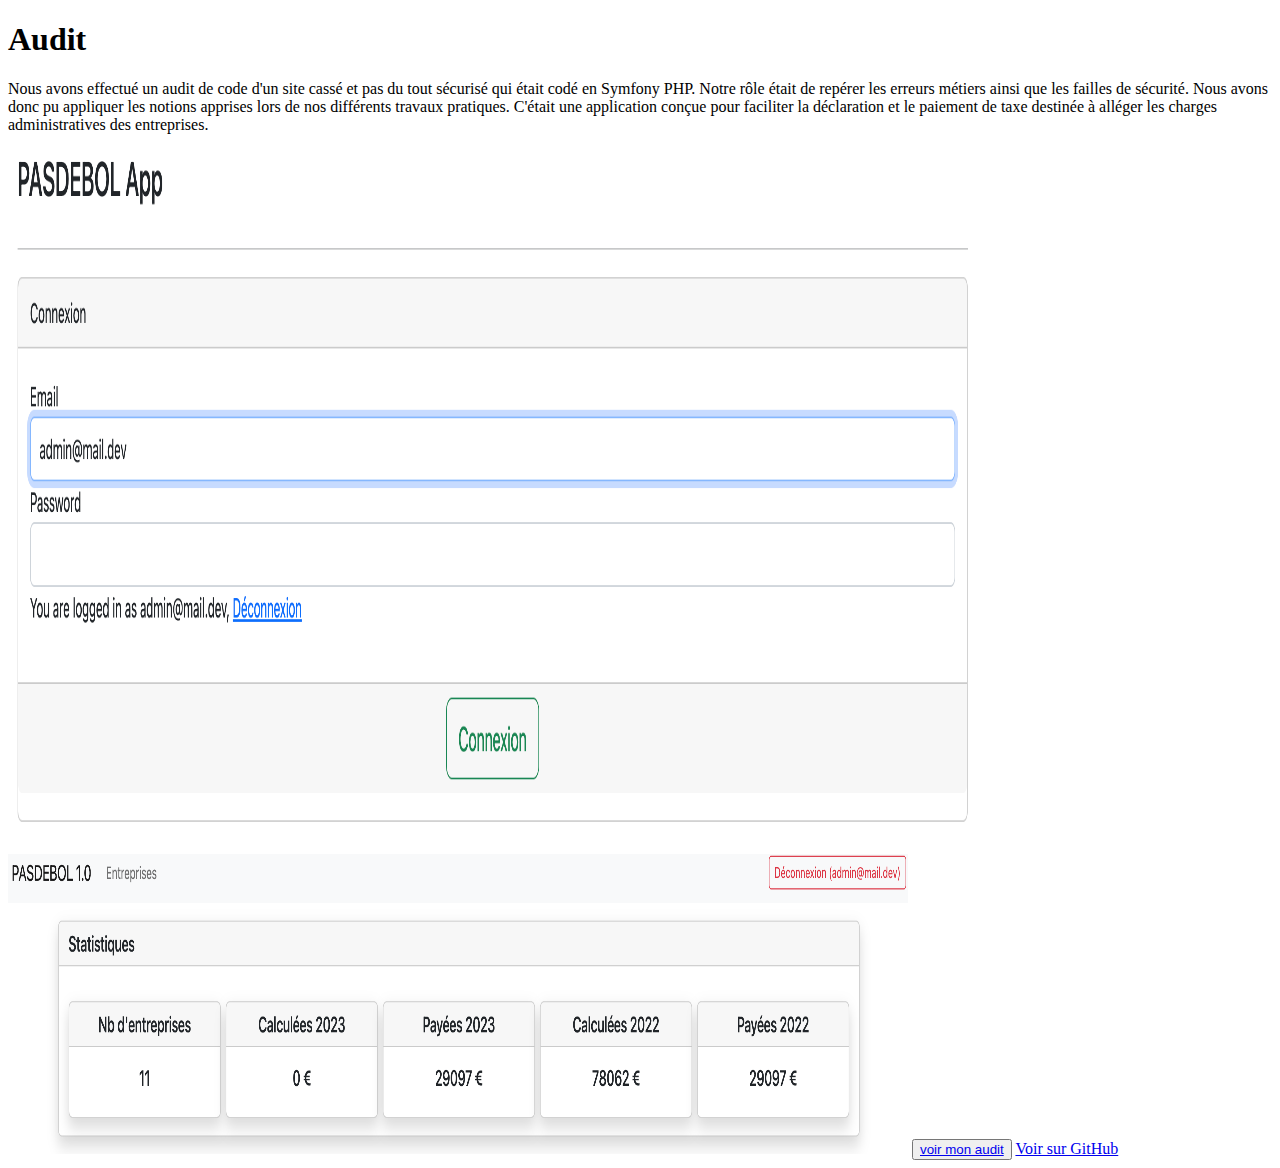
<file: html/Audit.html>
<!DOCTYPE html>
<html lang="en">
<head>
    <meta charset="UTF-8">
    <title>Title</title>
    <link href="https://cdn.jsdelivr.net/npm/bootstrap@5.3.2/dist/css/bootstrap.min.css" rel="stylesheet" integrity="sha384-T3c6CoIi6uLrA9TneNEoa7RxnatzjcDSCmG1MXxSR1GAsXEV/Dwwykc2MPK8M2HN" crossorigin="anonymous">
    <script src="https://cdn.jsdelivr.net/npm/bootstrap@5.3.2/dist/js/bootstrap.bundle.min.js" integrity="sha384-C6RzsynM9kWDrMNeT87bh95OGNyZPhcTNXj1NW7RuBCsyN/o0jlpcV8Qyq46cDfL" crossorigin="anonymous"></script>
    <link rel="stylesheet" type="text/css" href="../screen.css">

</head>
<body class="container">
<h1 class="text-center">Audit  </h1>
<p class="text-center">Nous avons effectué un audit de code d'un site cassé et pas du tout sécurisé qui était codé en Symfony PHP. Notre rôle était de repérer les erreurs métiers ainsi que les failles de sécurité.

    Nous avons donc pu appliquer les notions apprises lors de nos différents travaux pratiques.

    C'était une application conçue pour faciliter la déclaration et le paiement de taxe destinée à alléger les charges administratives des entreprises.</p>
<img src="../screen/auditA.png" class="auditA img-fluid">
<img src="../screen/auditB.png" class="auditB img-fluid" >
<button > <a href="../Fichier/AUDIT%20EDEN%20BOHBOT%20pdf.pdf">voir mon audit </a></button>
<a href="https://github.com/edenboh/cyber-audit-code-symfony">Voir sur GitHub</a>
</body>
</html>
</file>
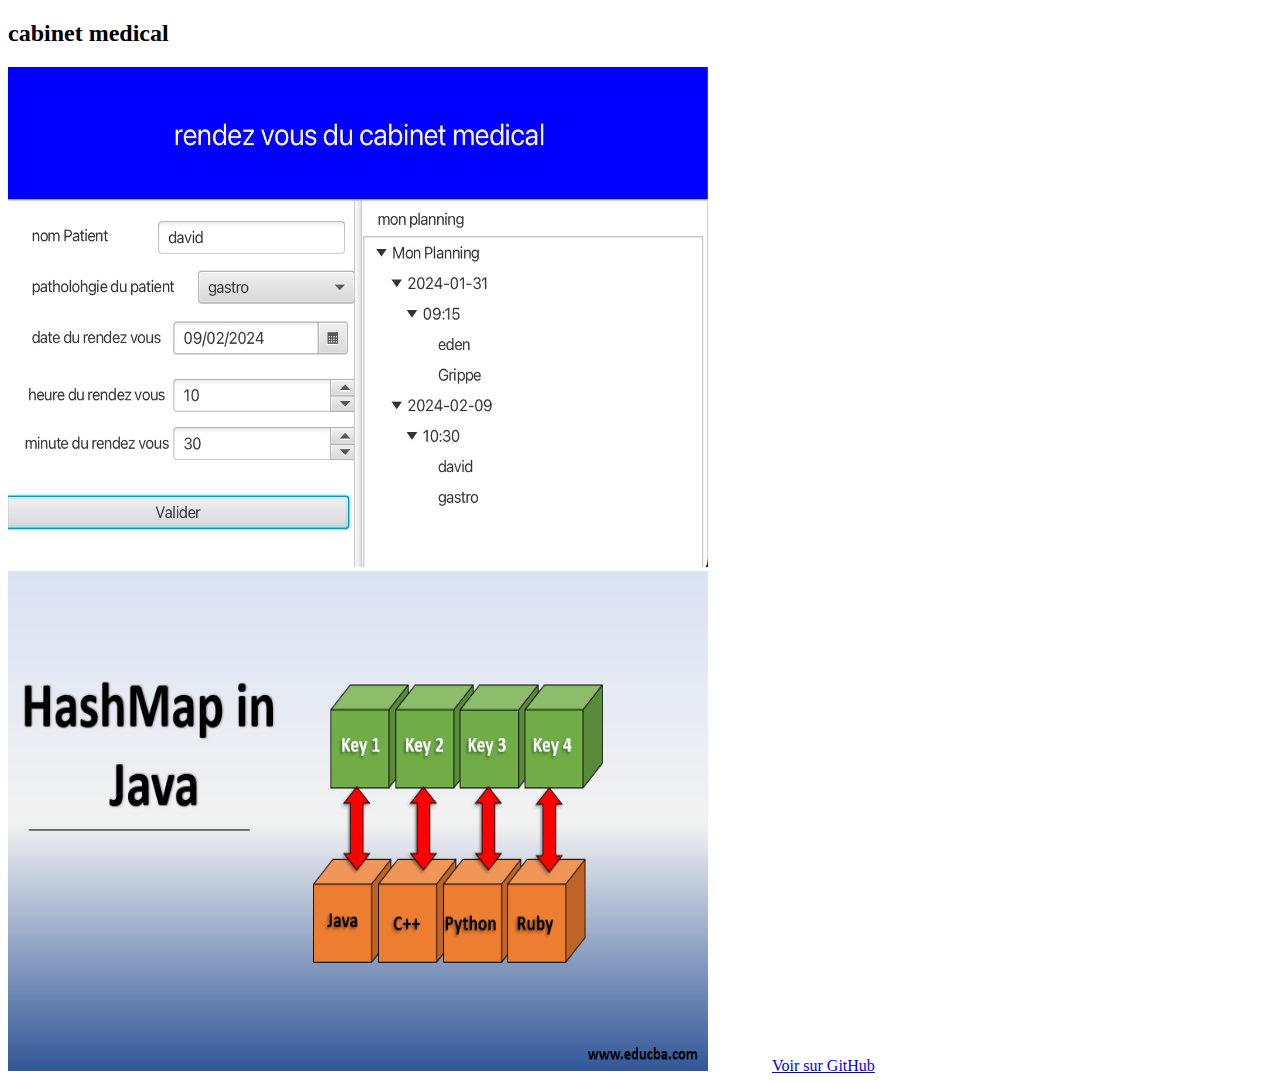
<file: html/cabinetMedical.html>
<!DOCTYPE html>
<html lang="en">
<head>
    <meta charset="UTF-8">
    <title>Title</title>
    <link href="https://cdn.jsdelivr.net/npm/bootstrap@5.3.2/dist/css/bootstrap.min.css" rel="stylesheet" integrity="sha384-T3c6CoIi6uLrA9TneNEoa7RxnatzjcDSCmG1MXxSR1GAsXEV/Dwwykc2MPK8M2HN" crossorigin="anonymous">
    <script src="https://cdn.jsdelivr.net/npm/bootstrap@5.3.2/dist/js/bootstrap.bundle.min.js" integrity="sha384-C6RzsynM9kWDrMNeT87bh95OGNyZPhcTNXj1NW7RuBCsyN/o0jlpcV8Qyq46cDfL" crossorigin="anonymous"></script>
    <link rel="stylesheet" type="text/css" href="../screen.css">

</head>
<body>
<h2>cabinet medical</h2>
<img src="../screen/cabinetMedical.jpeg" class="img-fluid cabinet">
<img src="../Fichier/hashmap-in-java-1.png" class="img-fluid cabinet">
<a style="margin-left: 60px" href="https://github.com/edenboh/tpCabinetMedical">Voir sur GitHub</a>

</body>
</html>
</file>
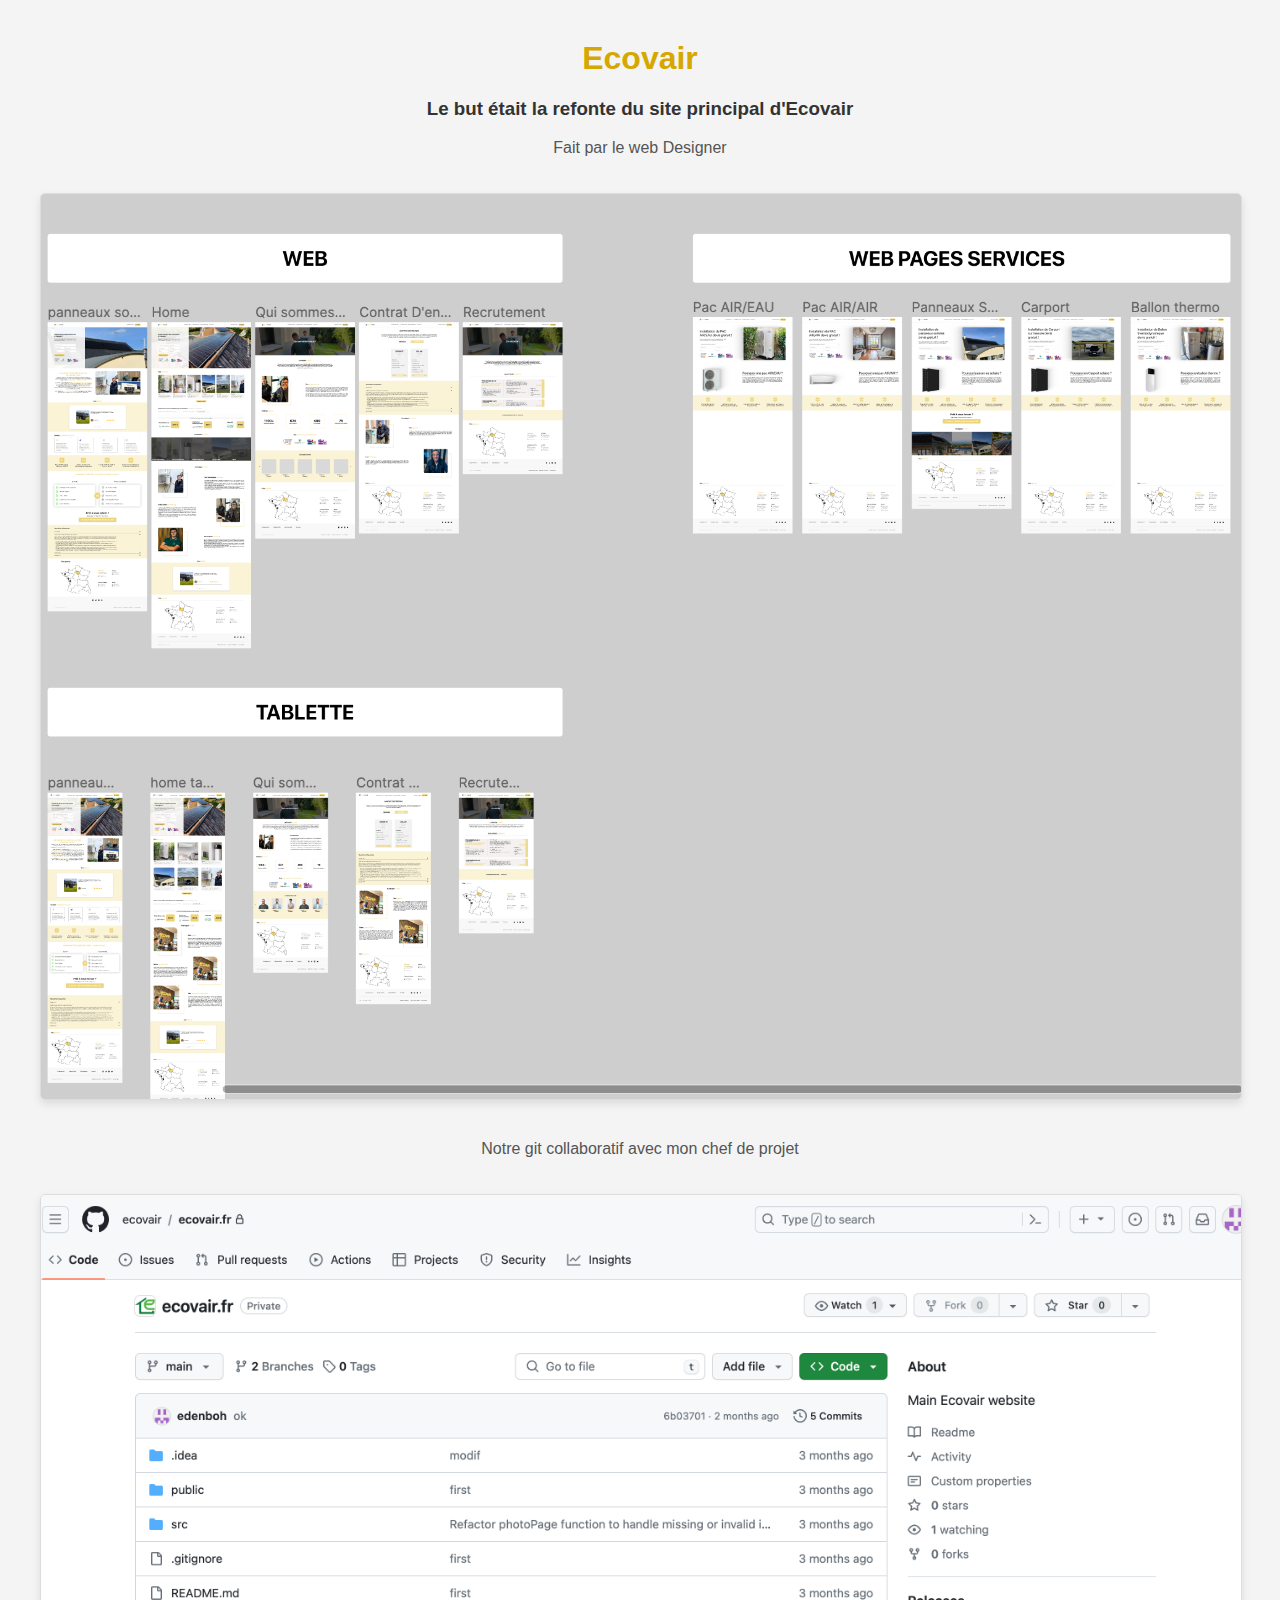
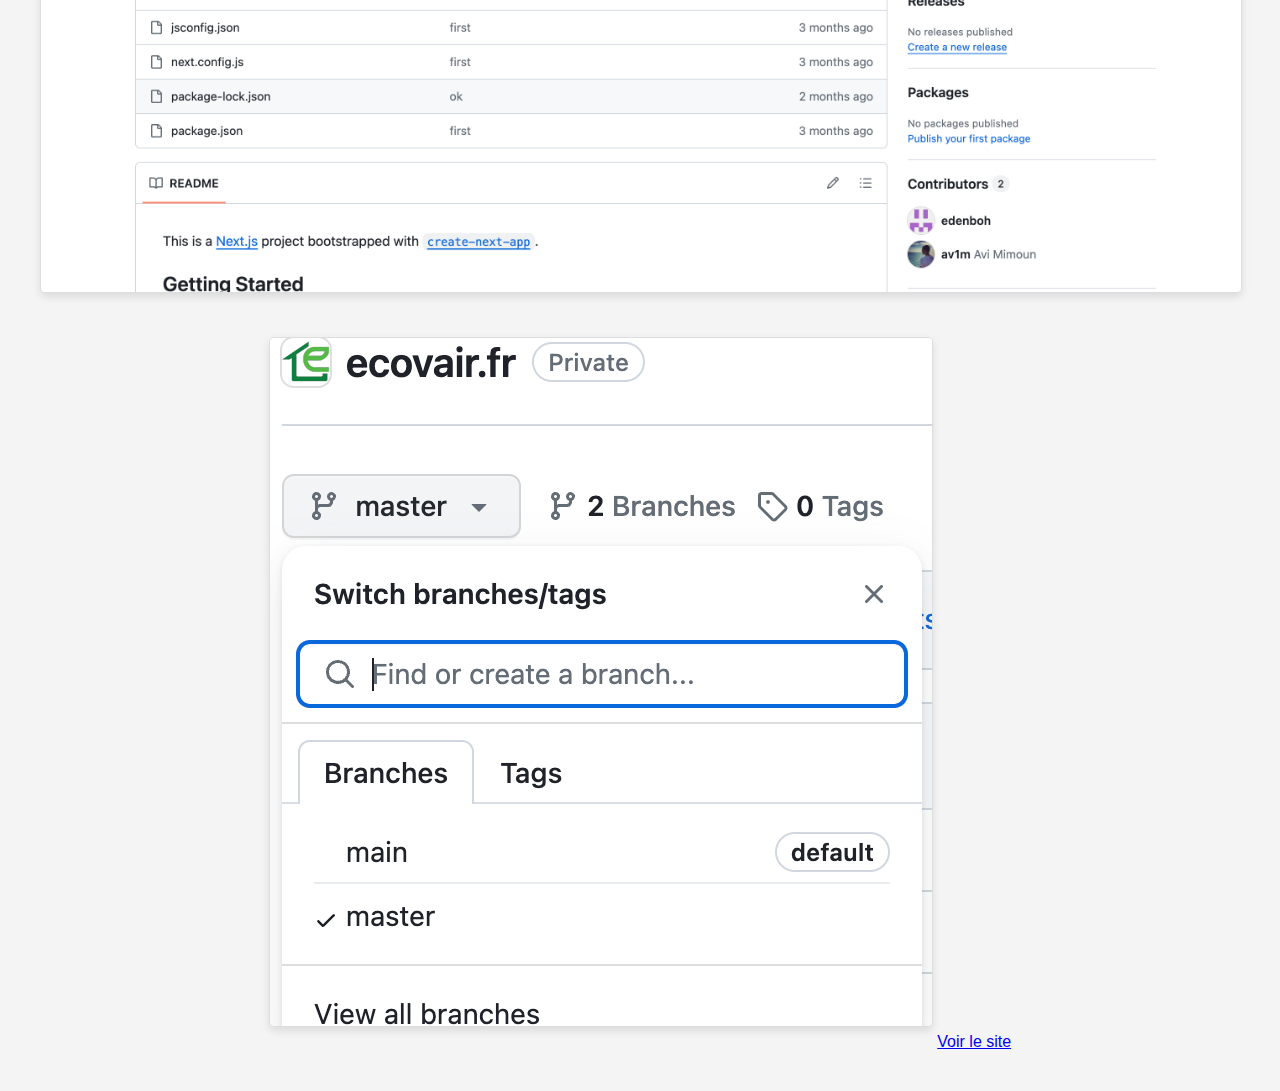
<file: html/ecovair.html>
<!DOCTYPE html>
<html lang="en">

<head>
    <meta charset="UTF-8">
    <title>Ecovair - Refonte du Site</title>
    <style>
        body {
            font-family: Arial, sans-serif;
            background-color: #f4f4f4;
            text-align: center;
            margin: 40px;
        }

        h1 {
            color:#D6A700;
        }

        h3 {
            color: #333;
        }

        p {
            color: #555;
        }

        img {
            max-width: 100%;
            height: auto;
            margin: 20px 0;
            border: 1px solid #ddd;
            border-radius: 5px;
            box-shadow: 0 4px 8px rgba(0, 0, 0, 0.1);
        }
        .centered-video{

        }
    </style>
</head>

<body>
<h1>Ecovair</h1>
<h3>Le but était la refonte du site principal d'Ecovair</h3>
<p>Fait par le web Designer</p>
<img src="../ecovair/figma.png" alt="Figma Design">

<p>Notre git collaboratif avec mon chef de projet</p>
<img src="../ecovair/git.png" alt="Git Collaboratif">
<img src="../ecovair/branche.png" alt="Git Branches">
<a href="https://ecovair-cf8yn0l0v-edens-projects-8b159eeb.vercel.app/">Voir le site</a>
<!--
<video class="centered-video" controls>
    <source src="https://edenboh.github.io/portefolio/virtual-folio/siteEcovair.mov" type="video/mp4">
     Message à afficher si le navigateur ne peut pas afficher la vidéo
    Votre navigateur ne supporte pas la lecture de vidéos.
</video>-->
</body>

</html>
</file>
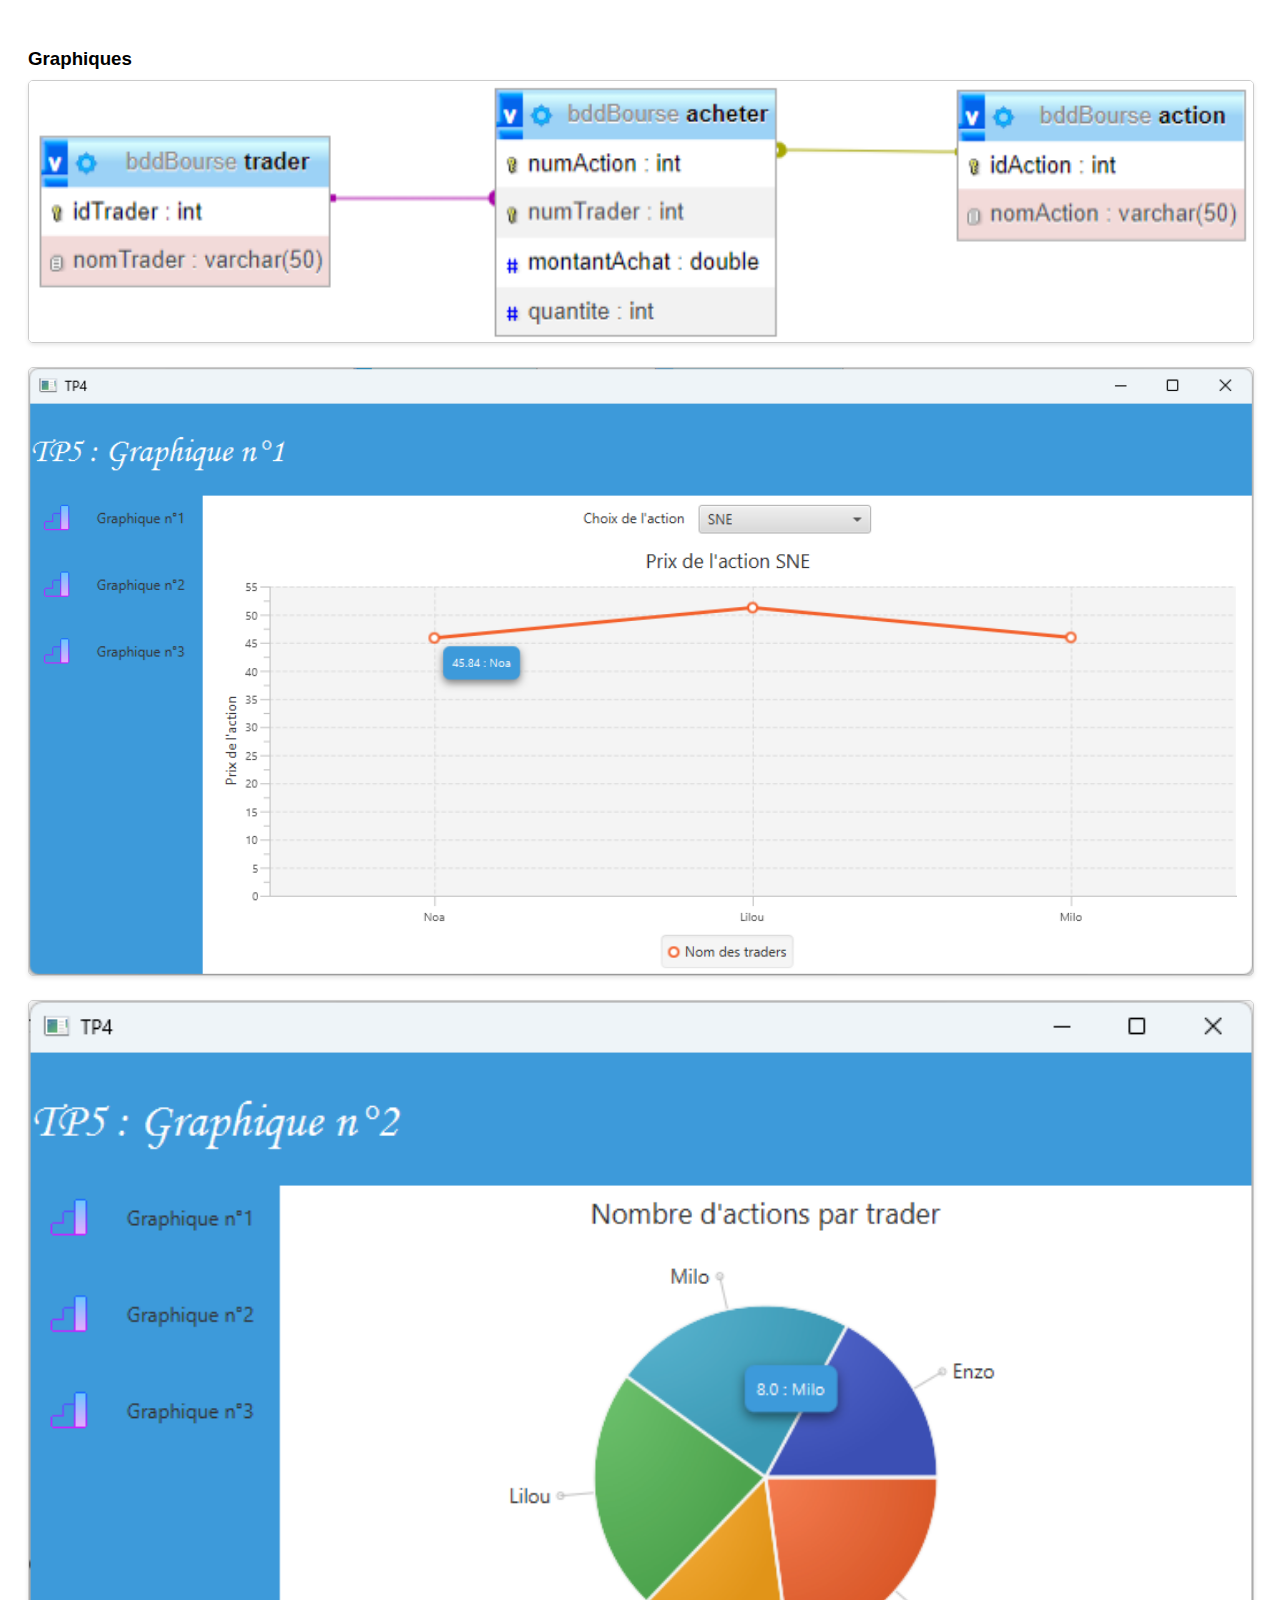
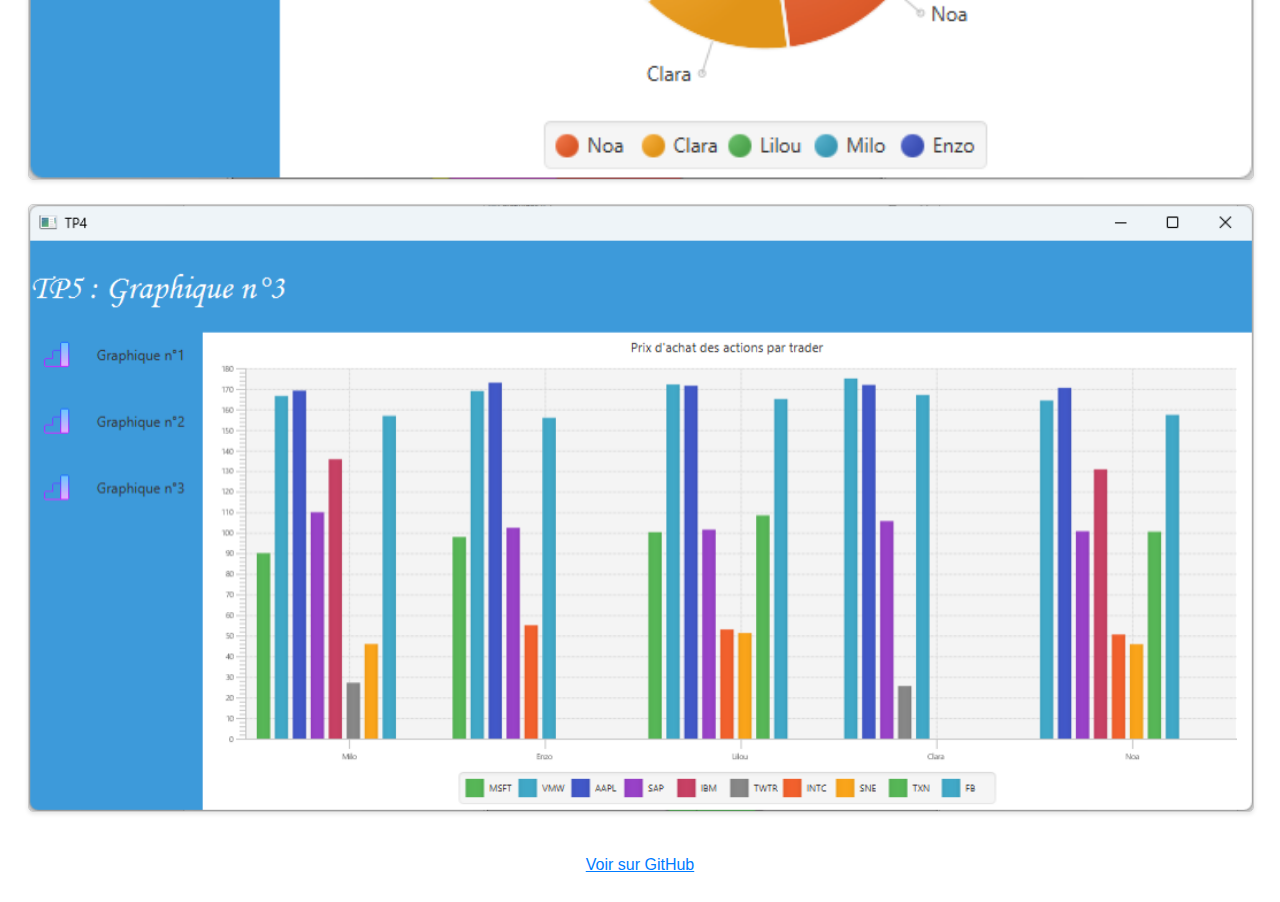
<file: html/graphique.html>
<!DOCTYPE html>
<html lang="en">
<head>
    <meta charset="UTF-8">
    <meta name="viewport" content="width=device-width, initial-scale=1.0">
    <title>Graphiques</title>
    <link href="https://cdn.jsdelivr.net/npm/bootstrap@5.3.2/dist/css/bootstrap.min.css" rel="stylesheet" integrity="sha384-T3c6CoIi6uLrA9TneNEoa7RxnatzjcDSCmG1MXxSR1GAsXEV/Dwwykc2MPK8M2HN" crossorigin="anonymous">
    <style>
        body {
            padding: 20px;
            font-family: Arial, sans-serif;
        }
        h3 {
            margin-top: 20px;
            margin-bottom: 10px;
        }
        .graph {
            width: 100%;
            margin-bottom: 20px;
            border: 1px solid #ccc;
            border-radius: 5px;
            box-shadow: 0 2px 4px rgba(0,0,0,0.1);
        }
        .github-link {
            display: block;
            margin-top: 20px;
            text-align: center;
            font-size: 16px;
            color: #007bff;
        }
    </style>
</head>
<body>
<div class="container">
    <h3>Graphiques</h3>
    <div class="row">
        <div class="col-md-6">
            <img src="../screen/bddGraph.png" class="img-fluid graph" alt="Graphique de la base de données">
        </div>
        <div class="col-md-6">
            <img src="../screen/eco1Graph.png" class="img-fluid graph" alt="Graphique économique 1">
        </div>
    </div>
    <div class="row">
        <div class="col-md-6">
            <img src="../screen/exo2graph.png" class="img-fluid graph" alt="Graphique d'exercice 2">
        </div>
        <div class="col-md-6">
            <img src="../screen/exo3graph.png" class="img-fluid graph" alt="Graphique d'exercice 3">
        </div>
    </div>
    <a href="https://github.com/edenboh/Graphique-bourse" class="github-link">Voir sur GitHub</a>
</div>
</body>
</html>
</file>
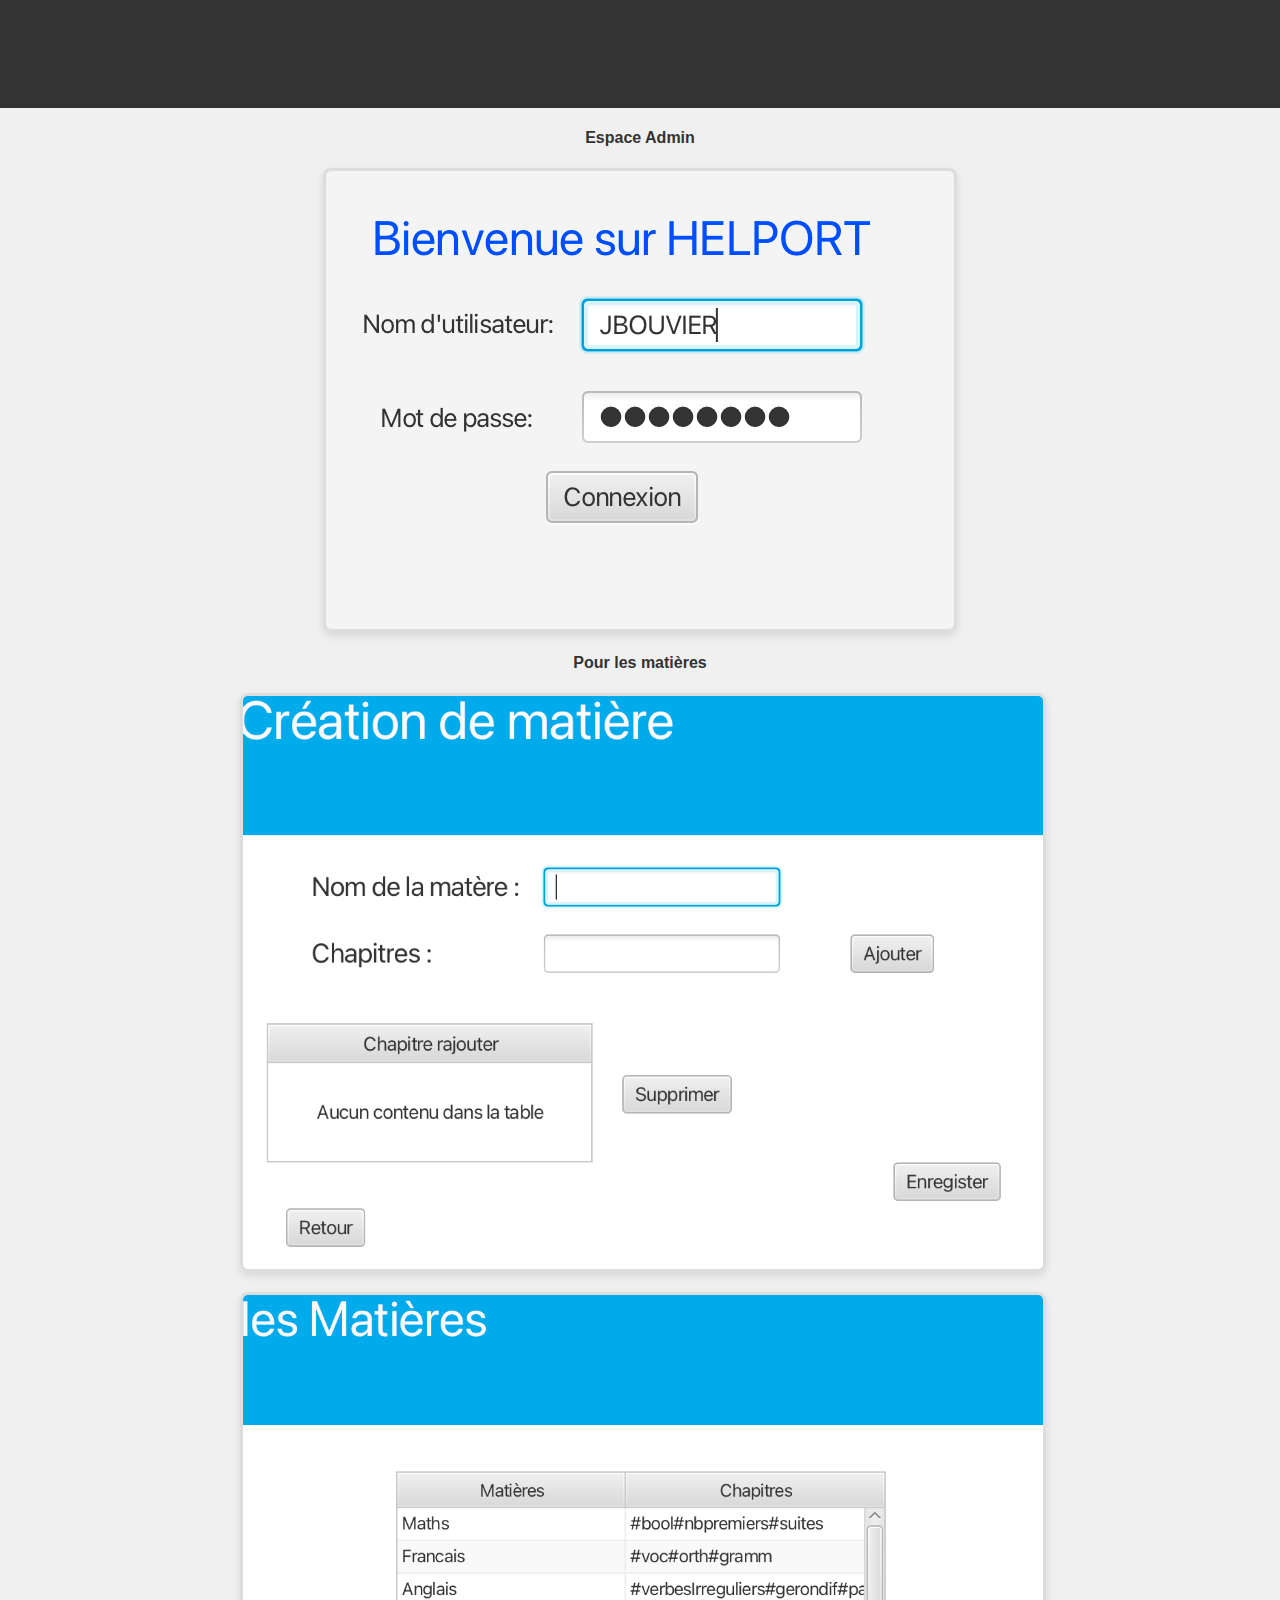
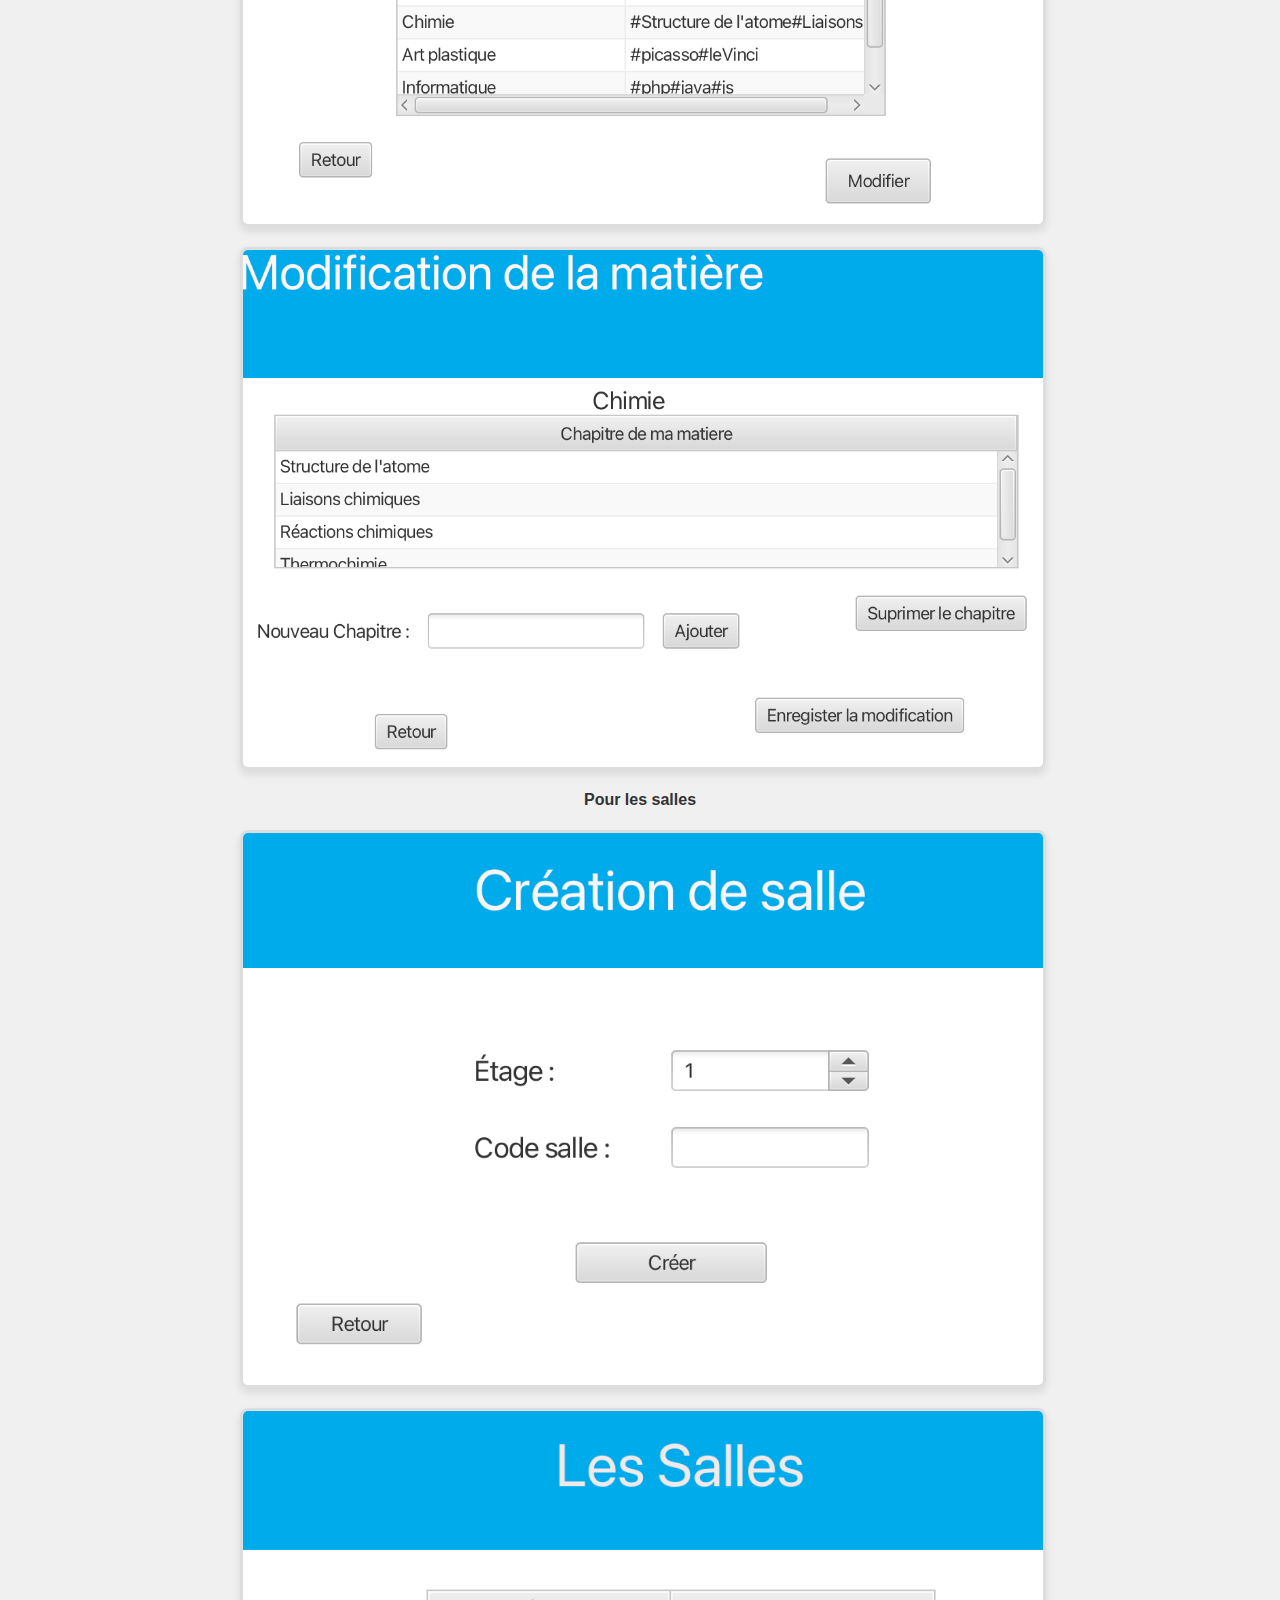
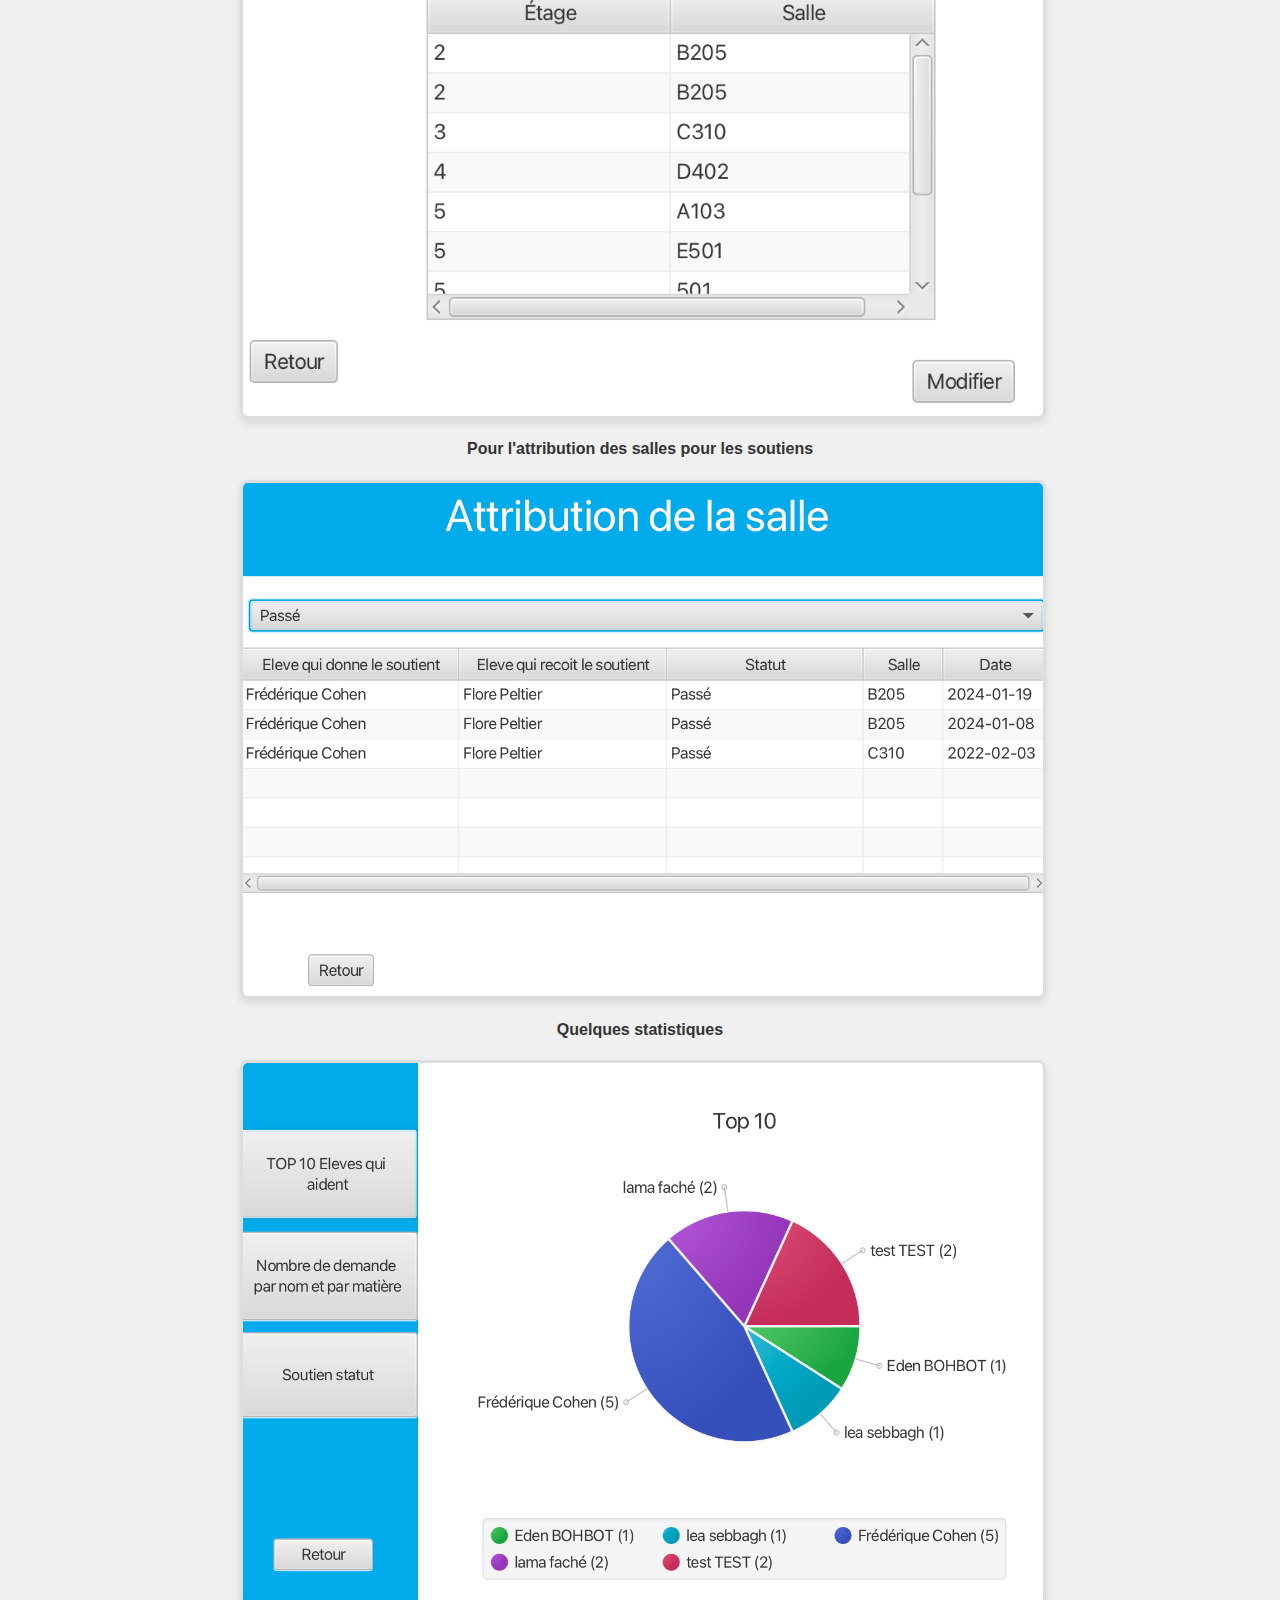
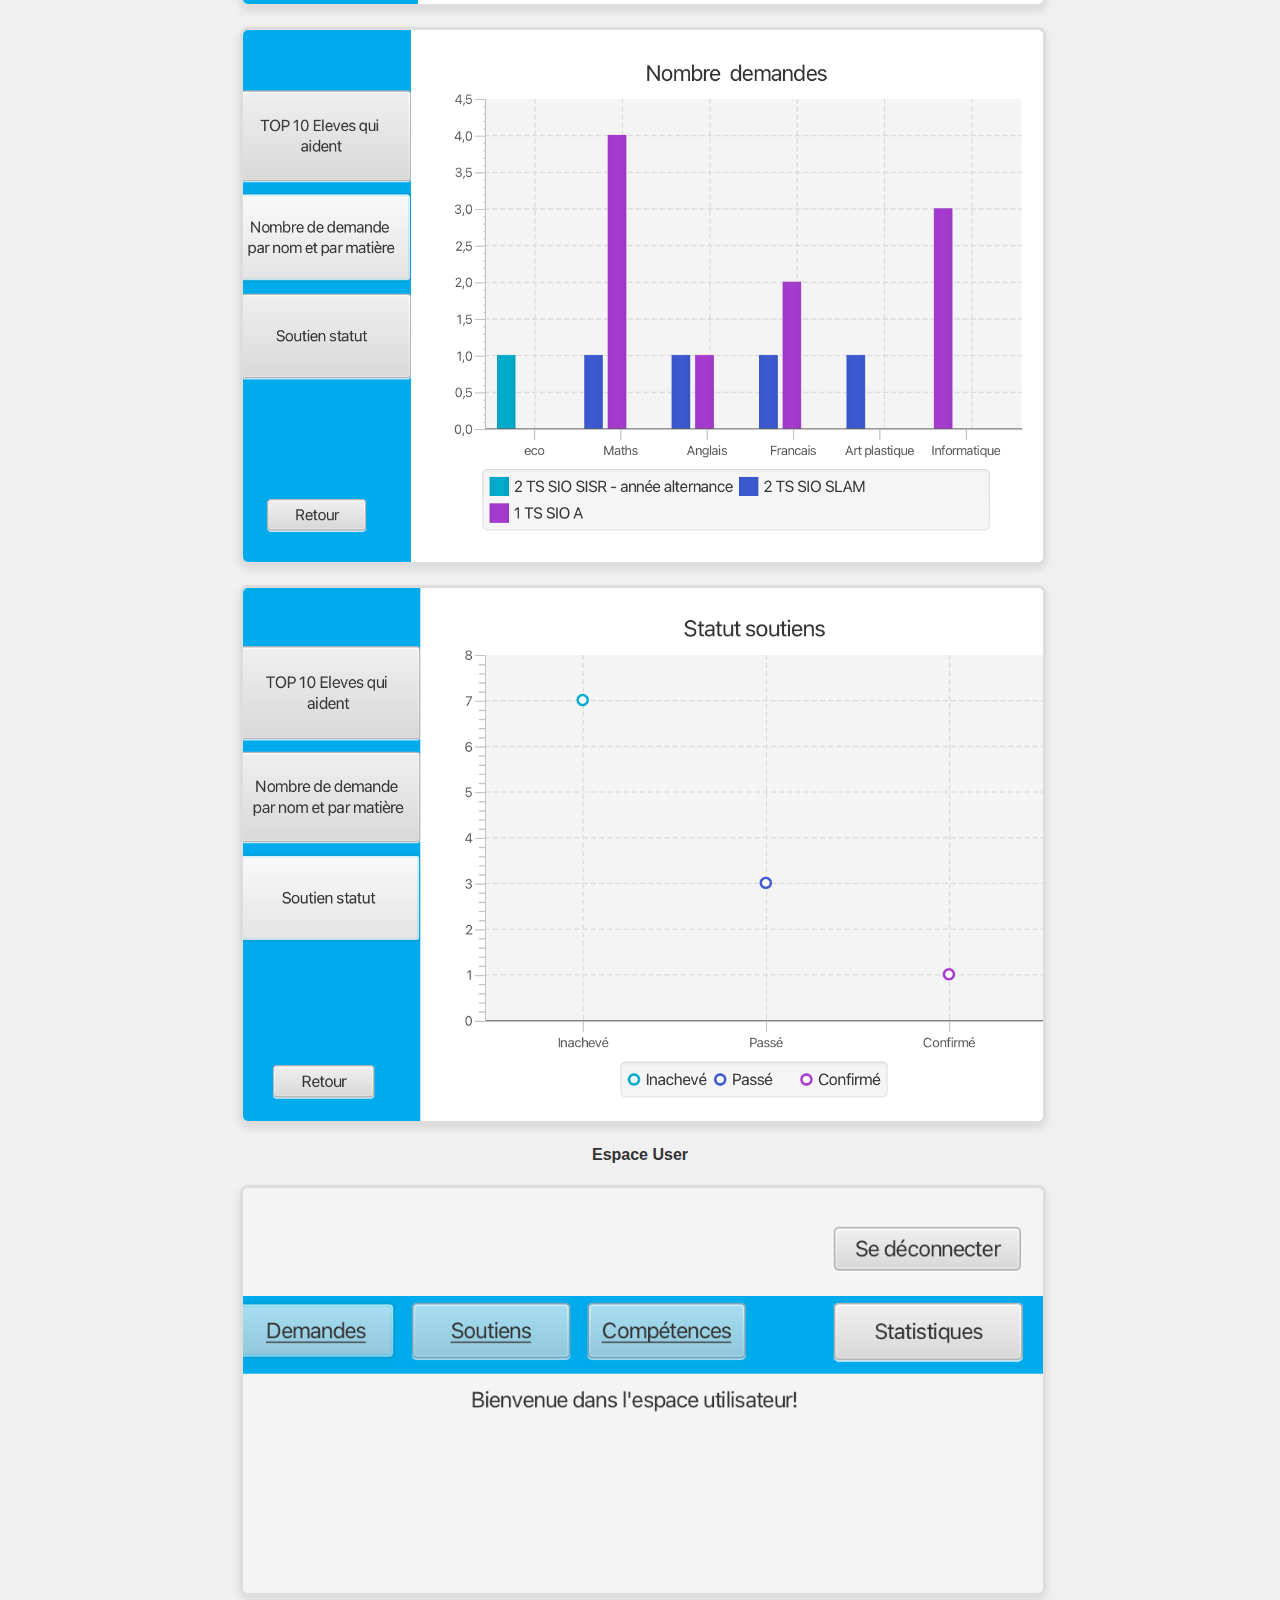
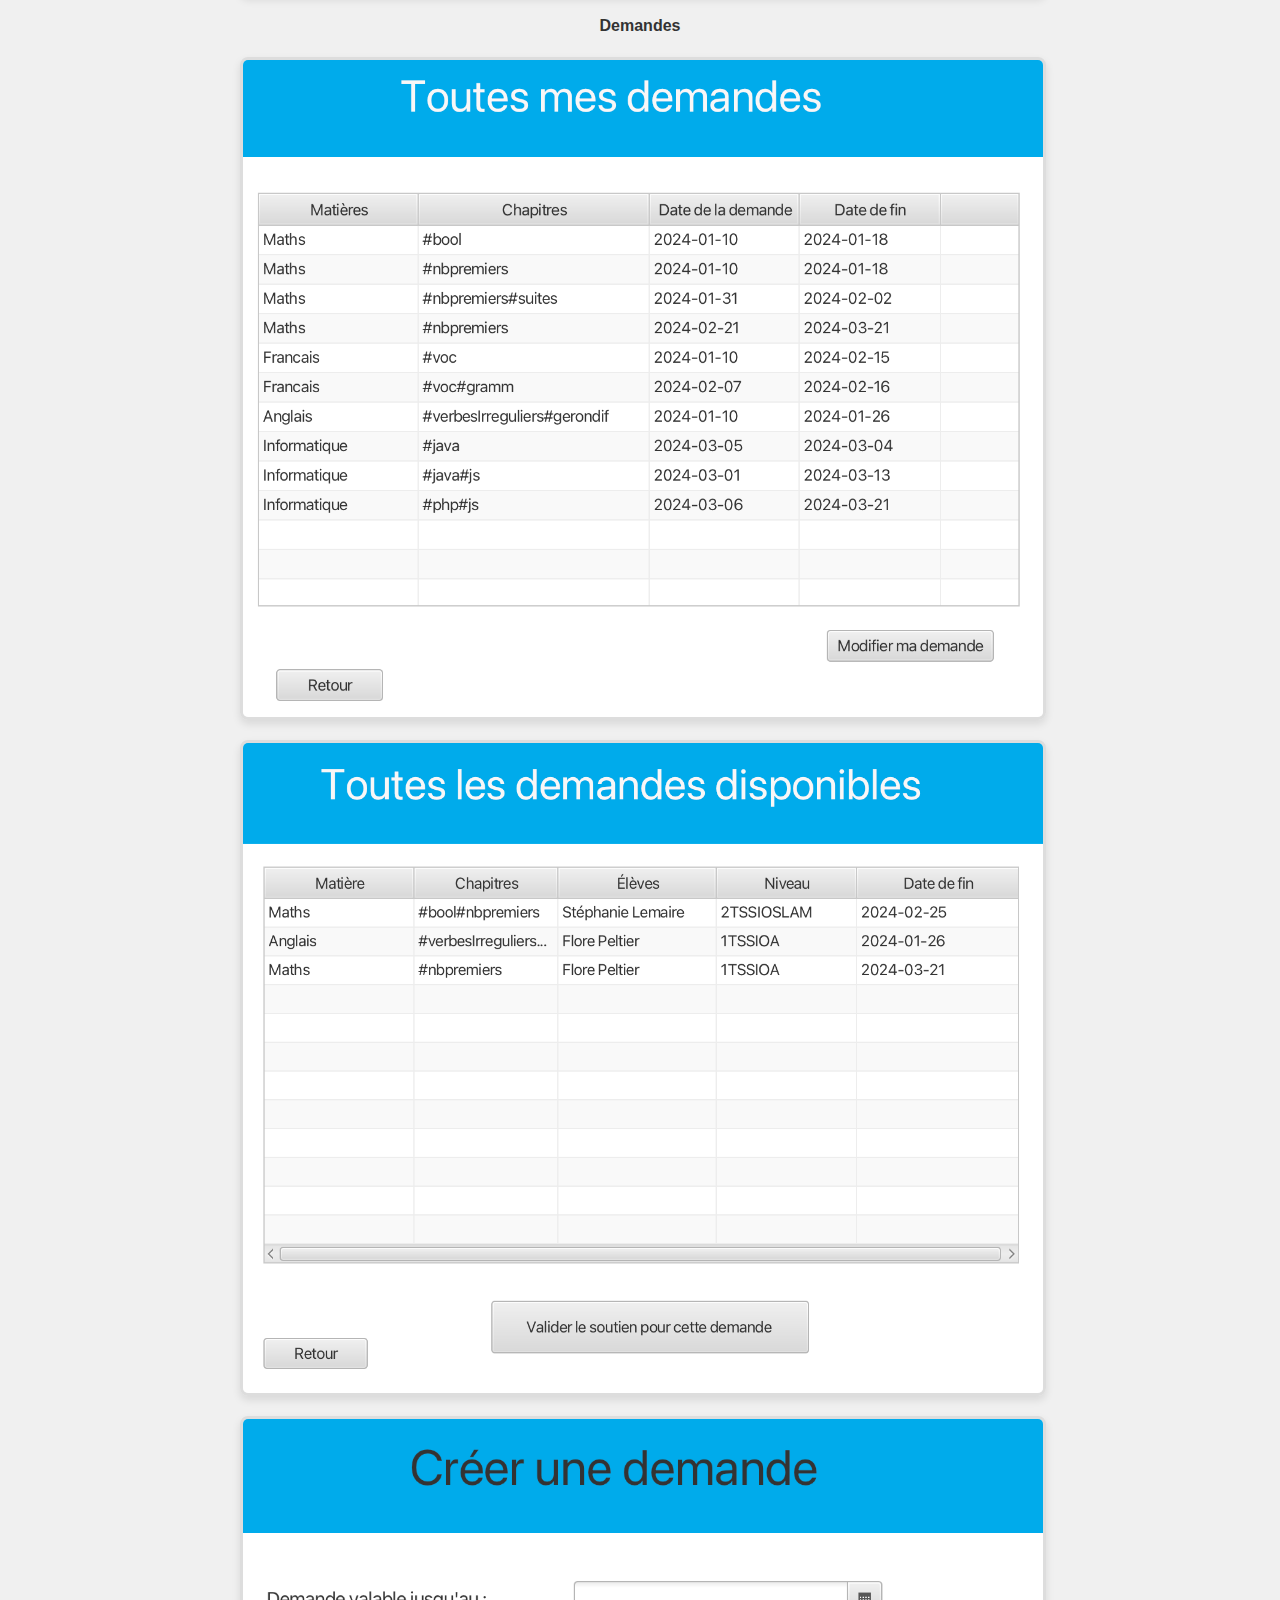
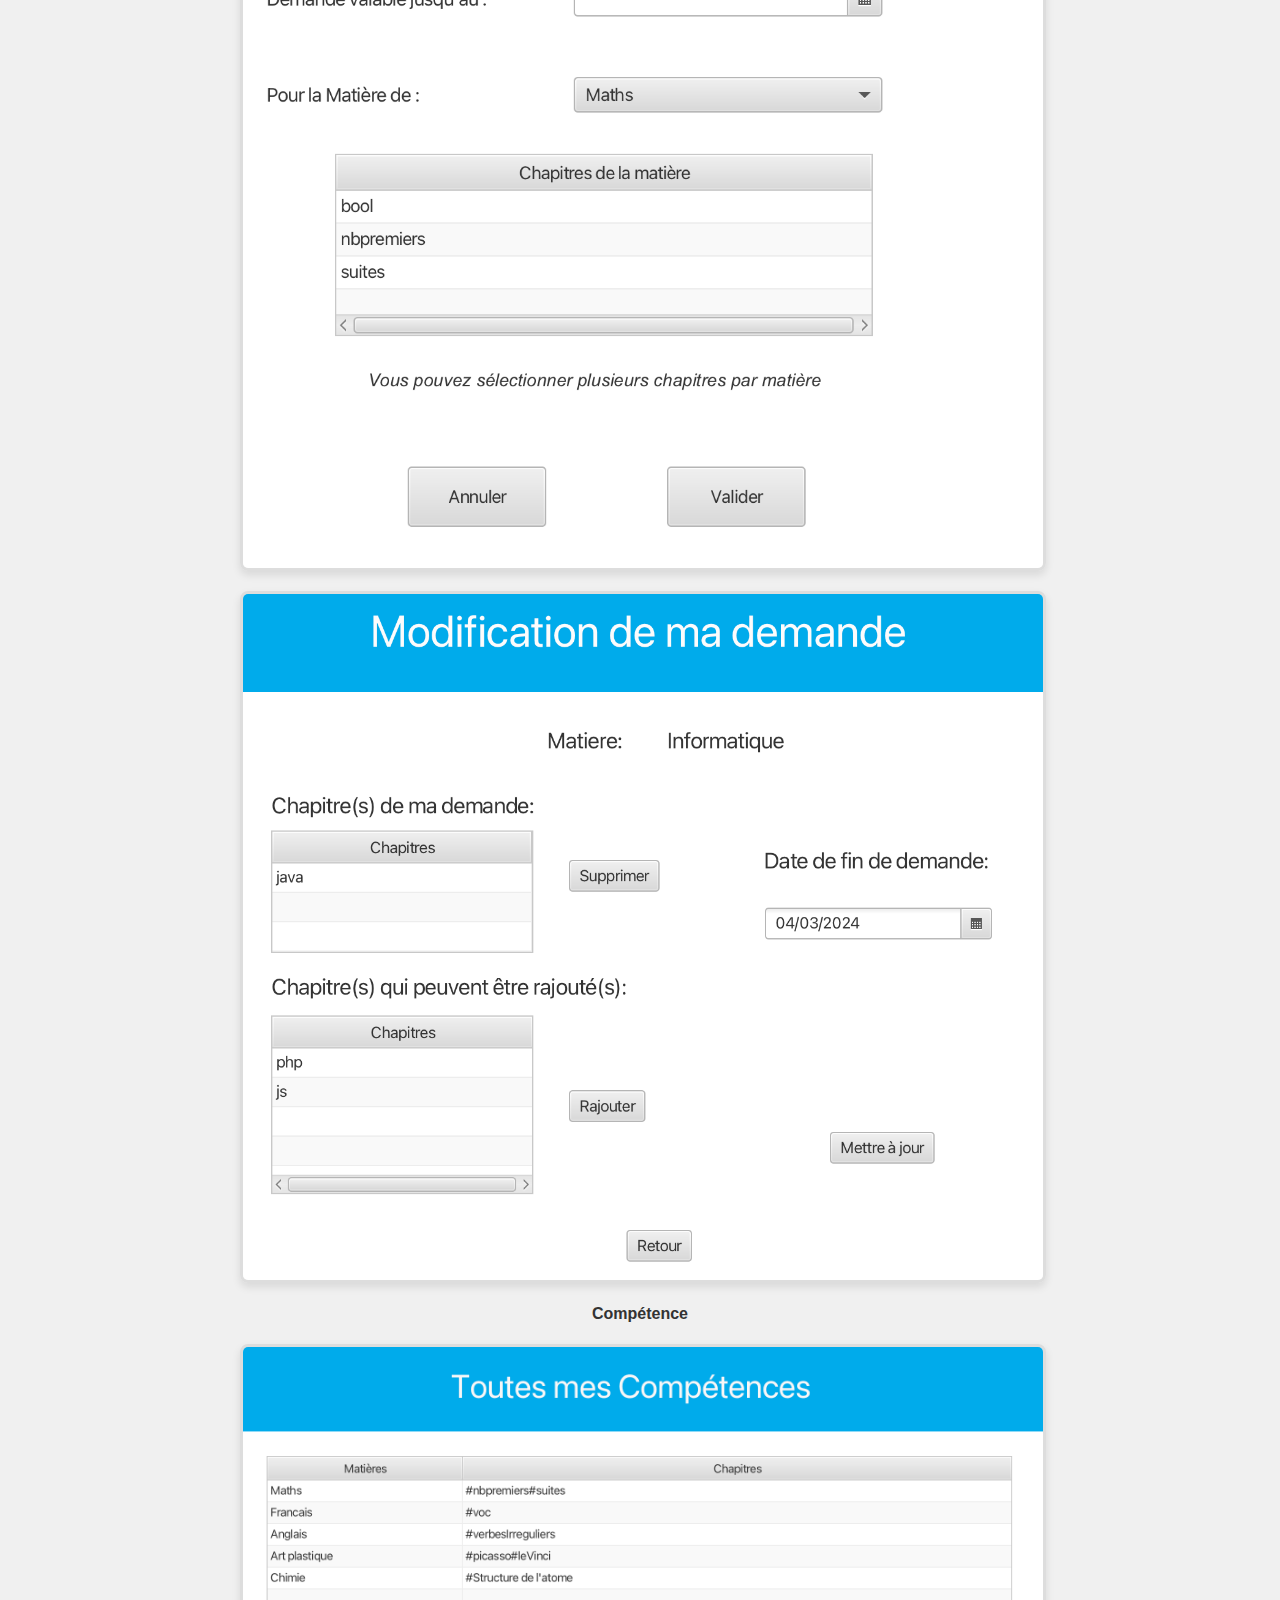
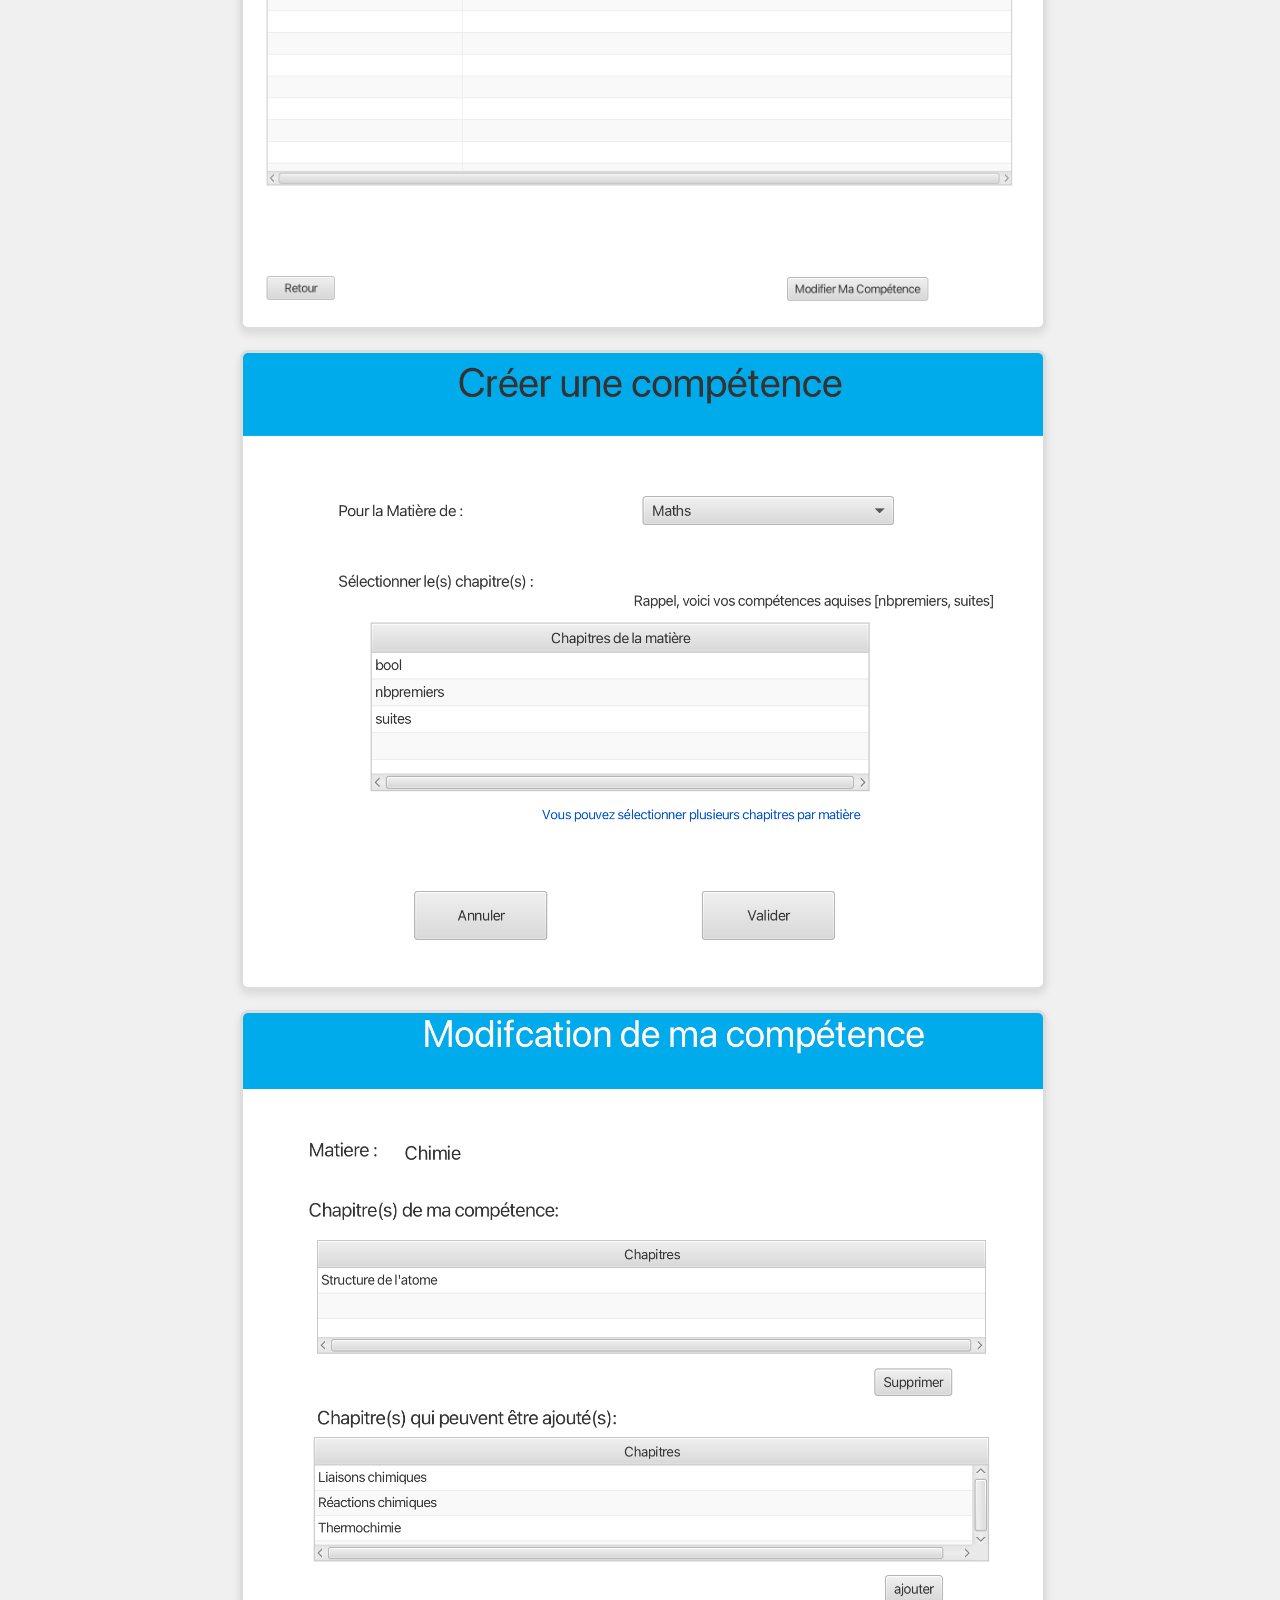
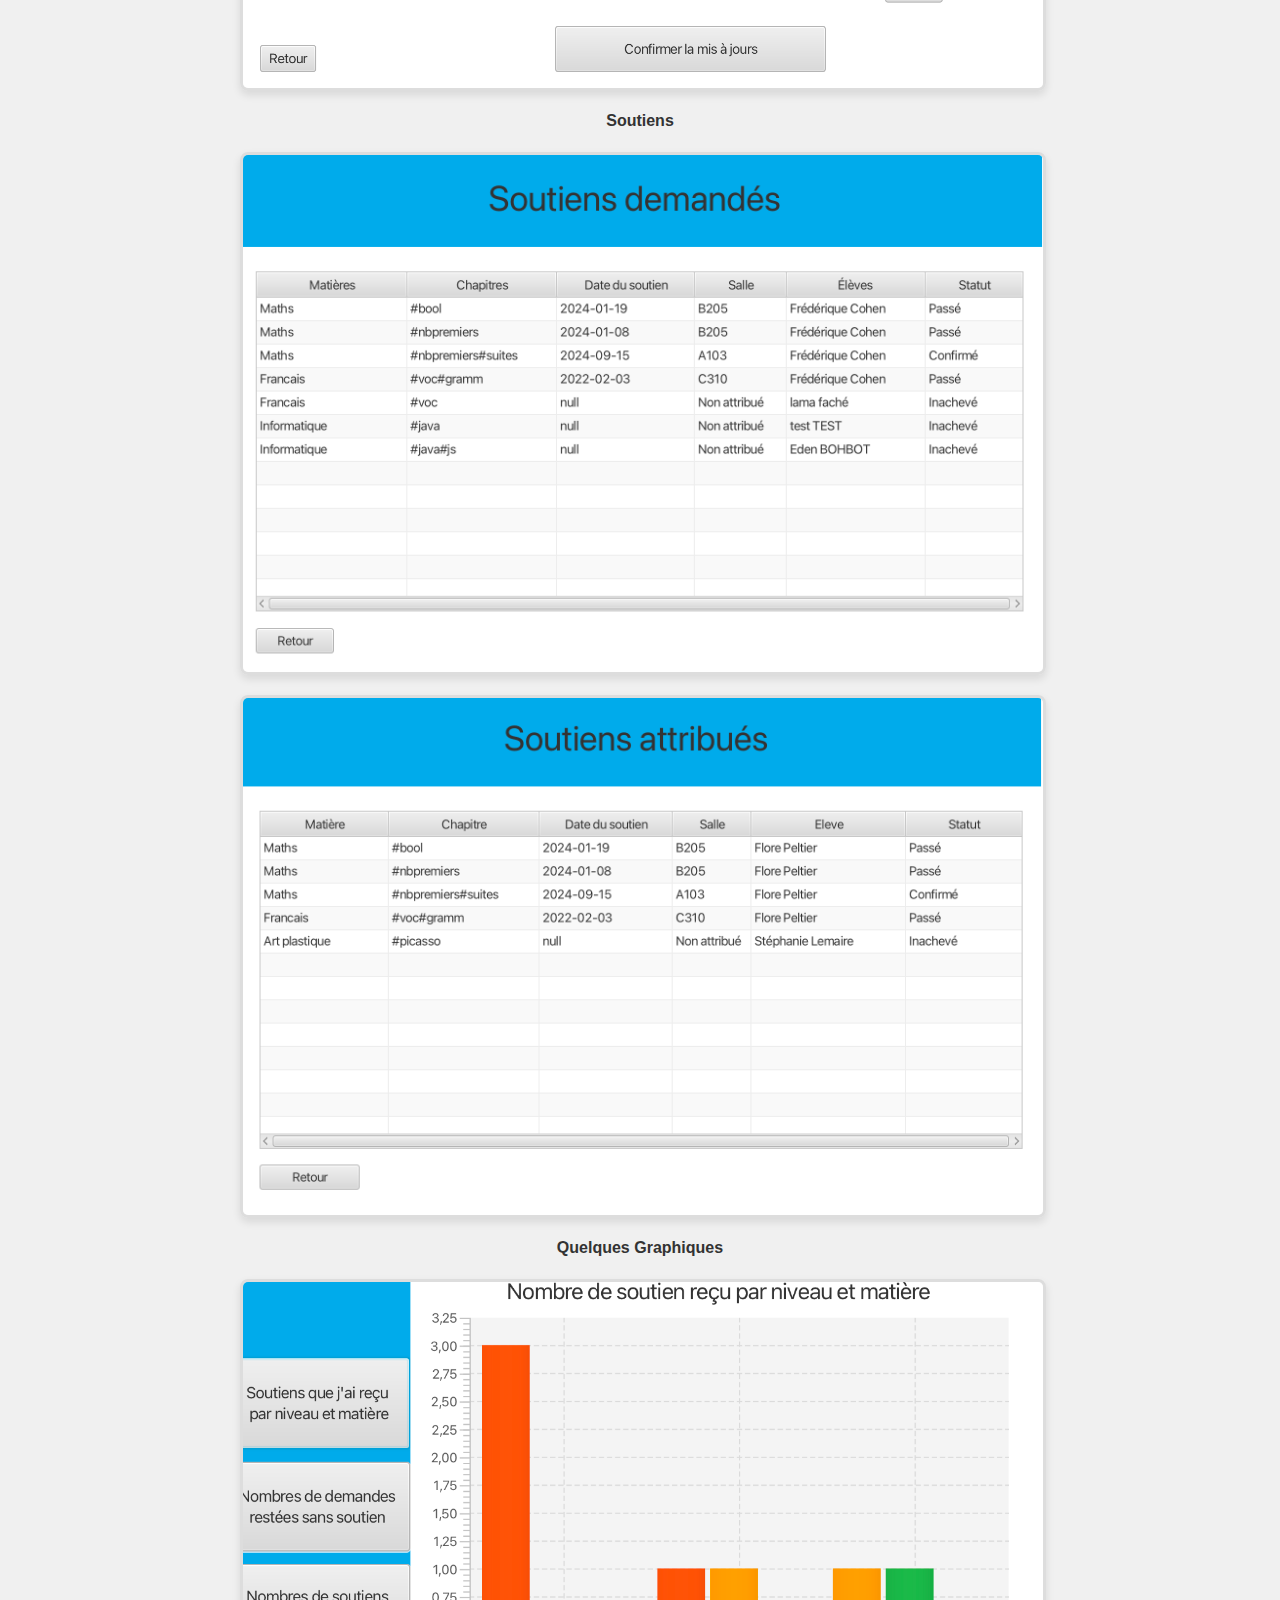
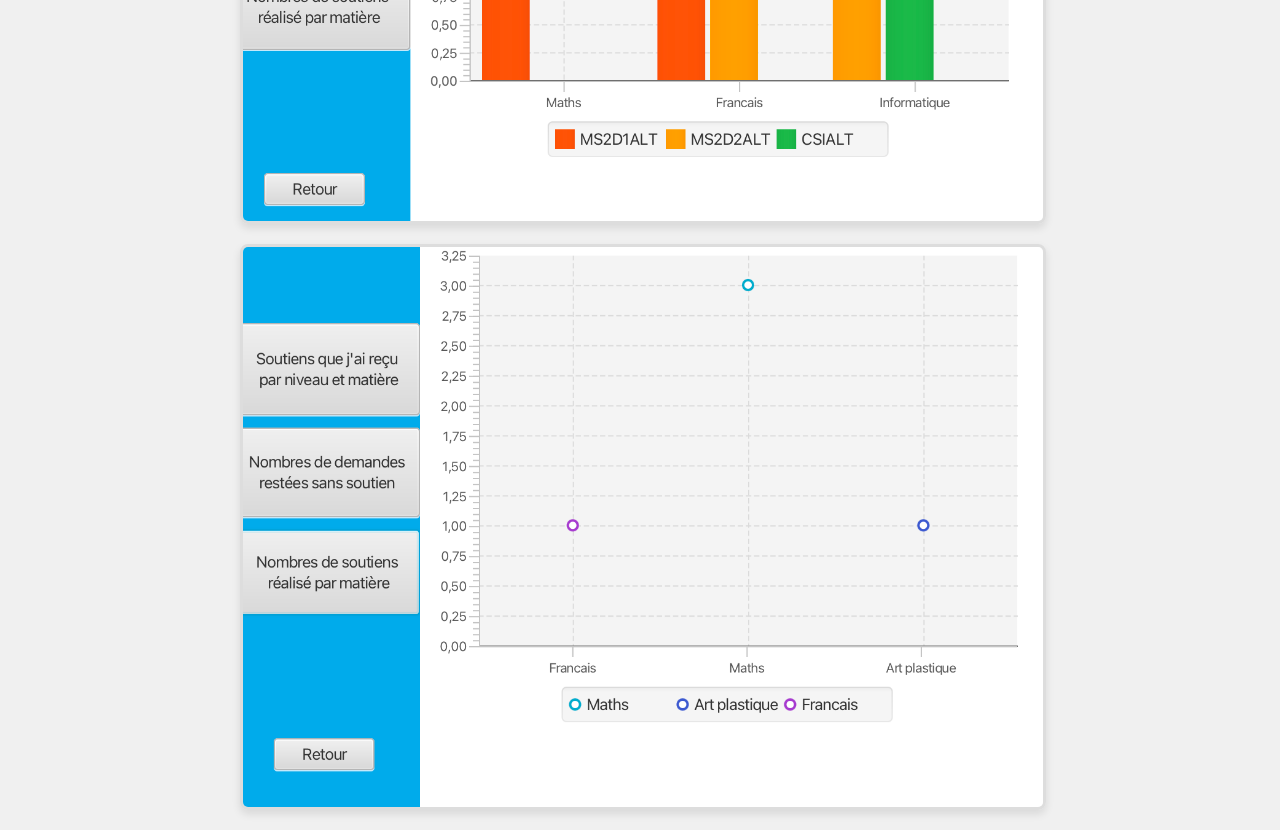
<file: html/helpOrtJava.html>
<!DOCTYPE html>
<html lang="en">

<head>
    <meta charset="UTF-8">
    <title>HelpOrt Java Admin</title>
    <link rel="stylesheet" type="text/css" href="../screen.css">
    <style>
        body {
            margin: 0;
            padding: 0;
            font-family: Arial, sans-serif;
            background-color: #f0f0f0;
        }

        header {
            text-align: center;
            padding: 20px;
            background-color: #333;
            color: #fff;
        }

        section {
            max-width: 800px;
            margin: 20px auto;
            text-align: center;
        }

        h2, h4 {
            color: #333;
        }

        .photo-container {
            display: flex;
            flex-wrap: wrap;
            justify-content: space-around;
            gap: 20px;
        }

        .photo {
            flex: 0 0 calc(50% - 20px);
            max-width: 100%;
            height: auto;
            border: 3px solid #ddd;
            border-radius: 8px;
            box-shadow: 0 4px 8px rgba(0, 0, 0, 0.1);
        }
    </style>
</head>

<body>
<header>
    <h2>HelpOrt Java Admin</h2>
</header>

<section>
    <h4>Espace Admin</h4>
    <div class="photo-container">
        <img class="photo" src="../adminJava/bienvenuAdmin.png">
    </div>
    <h4>Pour les matières</h4>
    <div class="photo-container">
        <img class="photo" src="../adminJava/creationMatiere.png">
        <img class="photo" src="../adminJava/lesMatieres.png">
        <img class="photo" src="../adminJava/modifMatiere.png">
    </div>
    <h4>Pour les salles</h4>
    <div class="photo-container">
        <img class="photo" src="../adminJava/creationSalle.png">
        <img class="photo" src="../adminJava/lesSalles.png">
    </div>
    <h4>Pour l'attribution des salles pour les soutiens</h4>
    <div class="photo-container">
        <img class="photo" src="../adminJava/AttributionSalleSoutien.png">
    </div>
    <h4>Quelques statistiques</h4>
    <div class="photo-container">
        <img class="photo" src="../adminJava/graph1.png">
        <img class="photo" src="../adminJava/graph2.png">
        <img class="photo" src="../adminJava/graph3.png">
    </div>
    <h4>Espace User</h4>
    <div class="photo-container">
        <img class="photo" src="../user%20java/acceuil.png">
    </div>
    <h4>Demandes</h4>
    <div class="photo-container">
        <img class="photo" src="../user%20java/mesDemandes.png">
        <img class="photo" src="../user%20java/demandeDisponible.png">
        <img class="photo" src="../user%20java/creationDemande.png">
        <img class="photo" src="../user%20java/modifDemande.png">

    </div>
    <h4>Compétence</h4>
    <div class="photo-container">
        <img class="photo" src="../user%20java/mesCompetence.png">
        <img class="photo" src="../user%20java/creationCompetence.png">
        <img class="photo" src="../user%20java/modifCOmpetence.png">


    </div>
    <h4>Soutiens</h4>
    <div class="photo-container">
        <img class="photo" src="../user%20java/soutienDemande.png">
        <img class="photo" src="../user%20java/soutienAttribue.png">
    </div>
    <h4>Quelques Graphiques</h4>
    <div class="photo-container">
        <img class="photo" src="../user%20java/graph1.png">
        <img class="photo" src="../user%20java/graph2.png">
    </div>
</section>

</body>

</html>
</file>
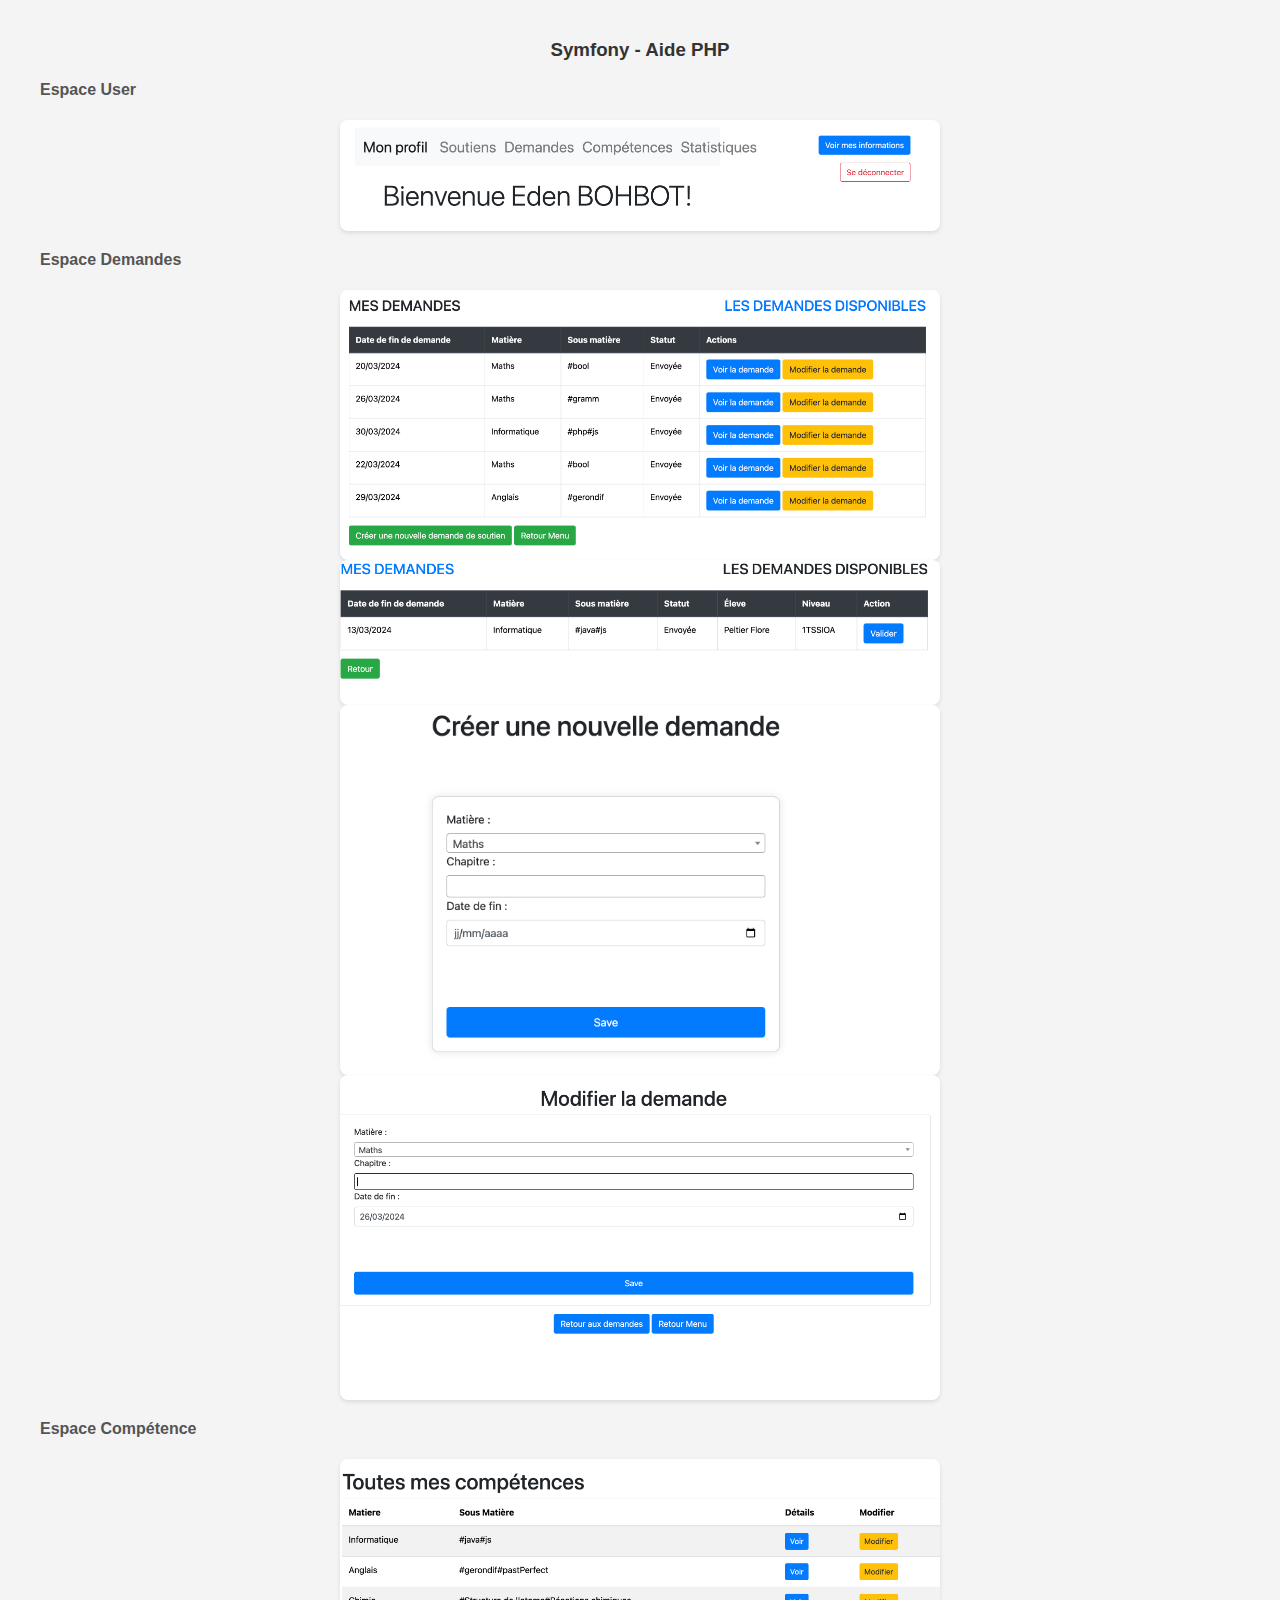
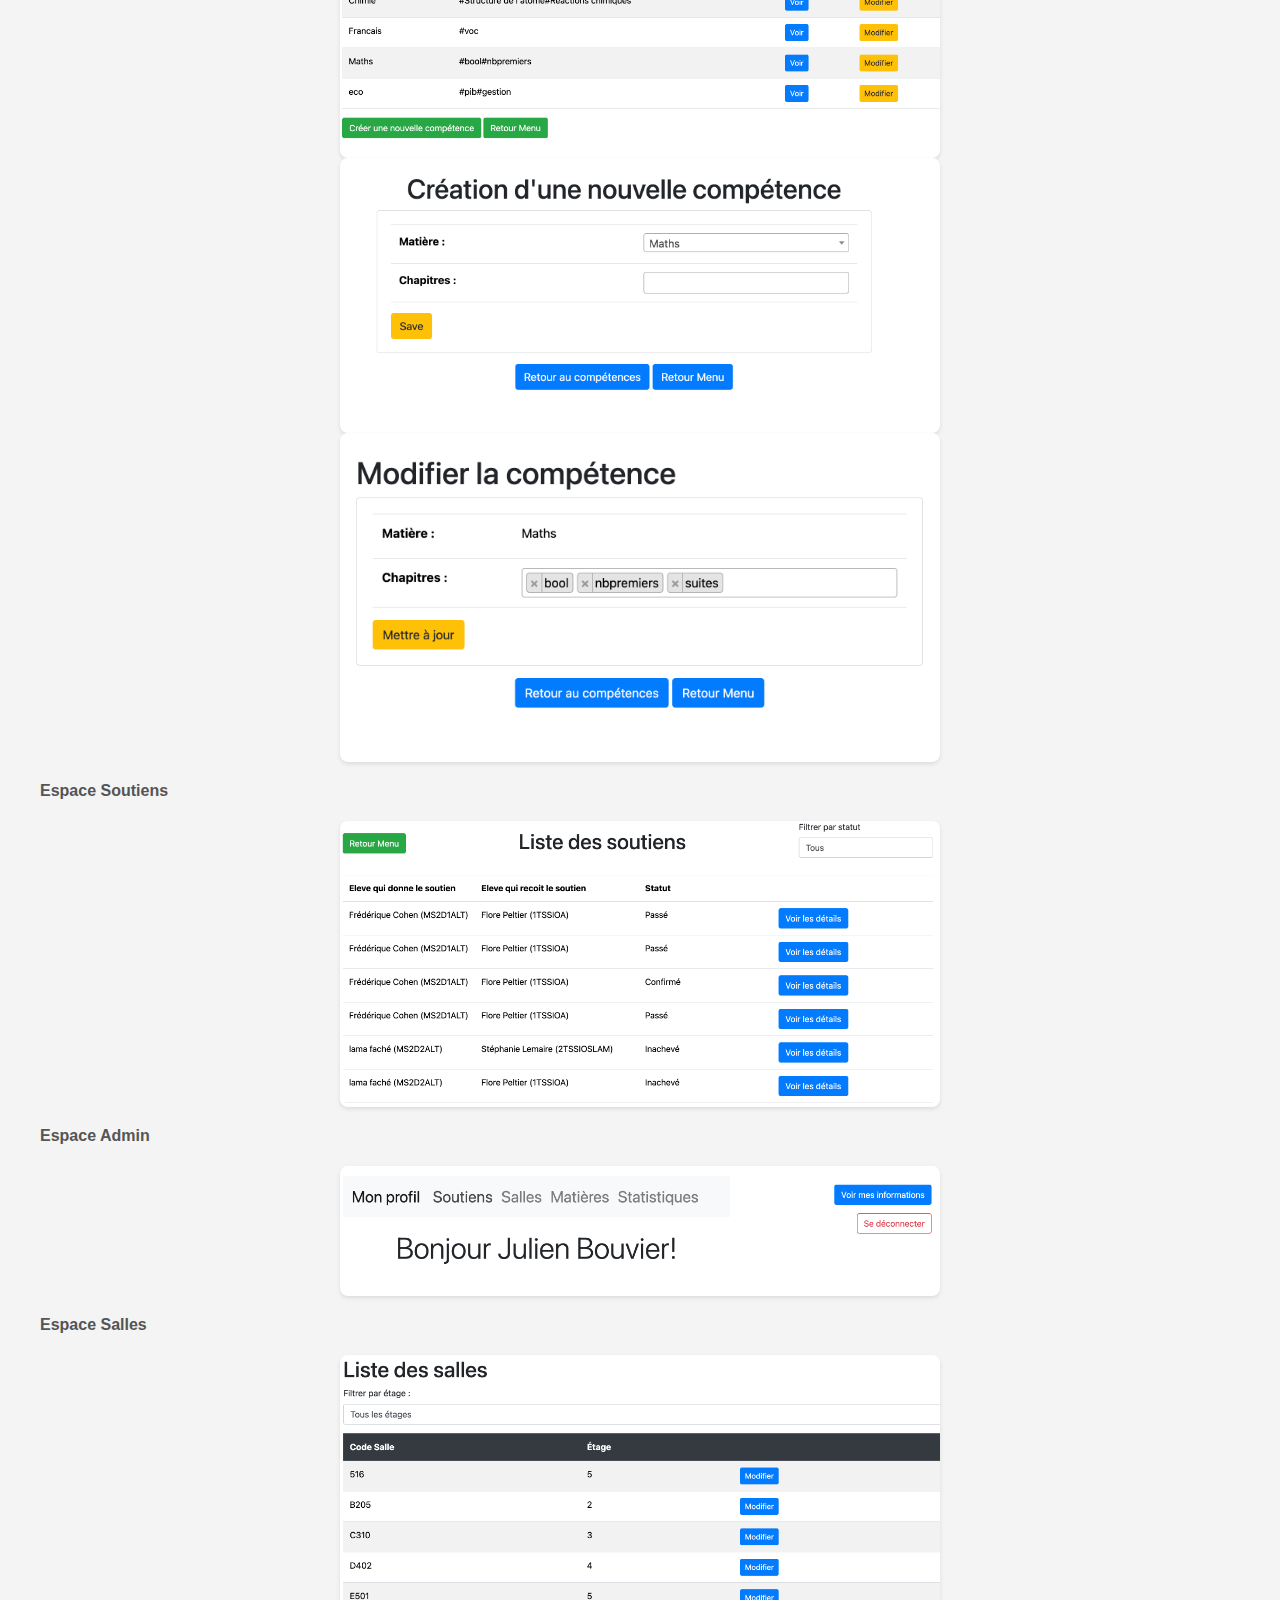
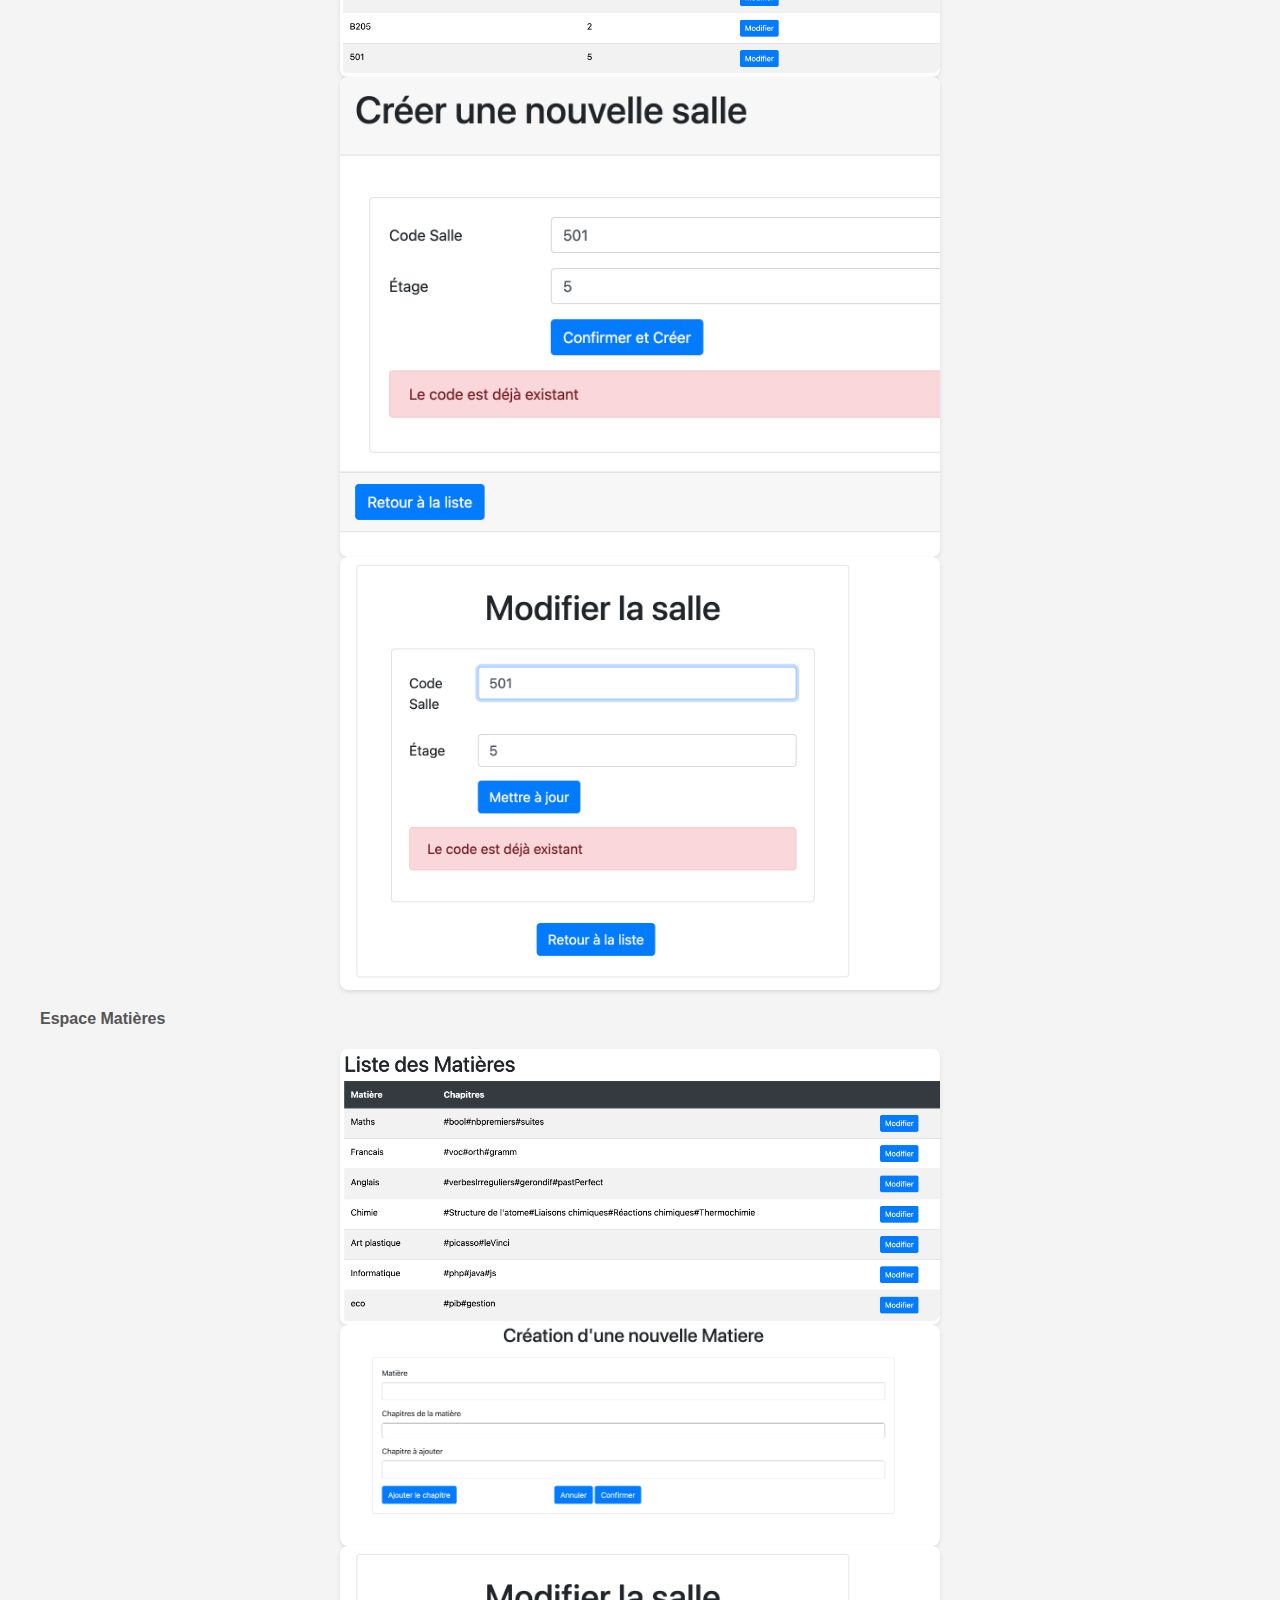
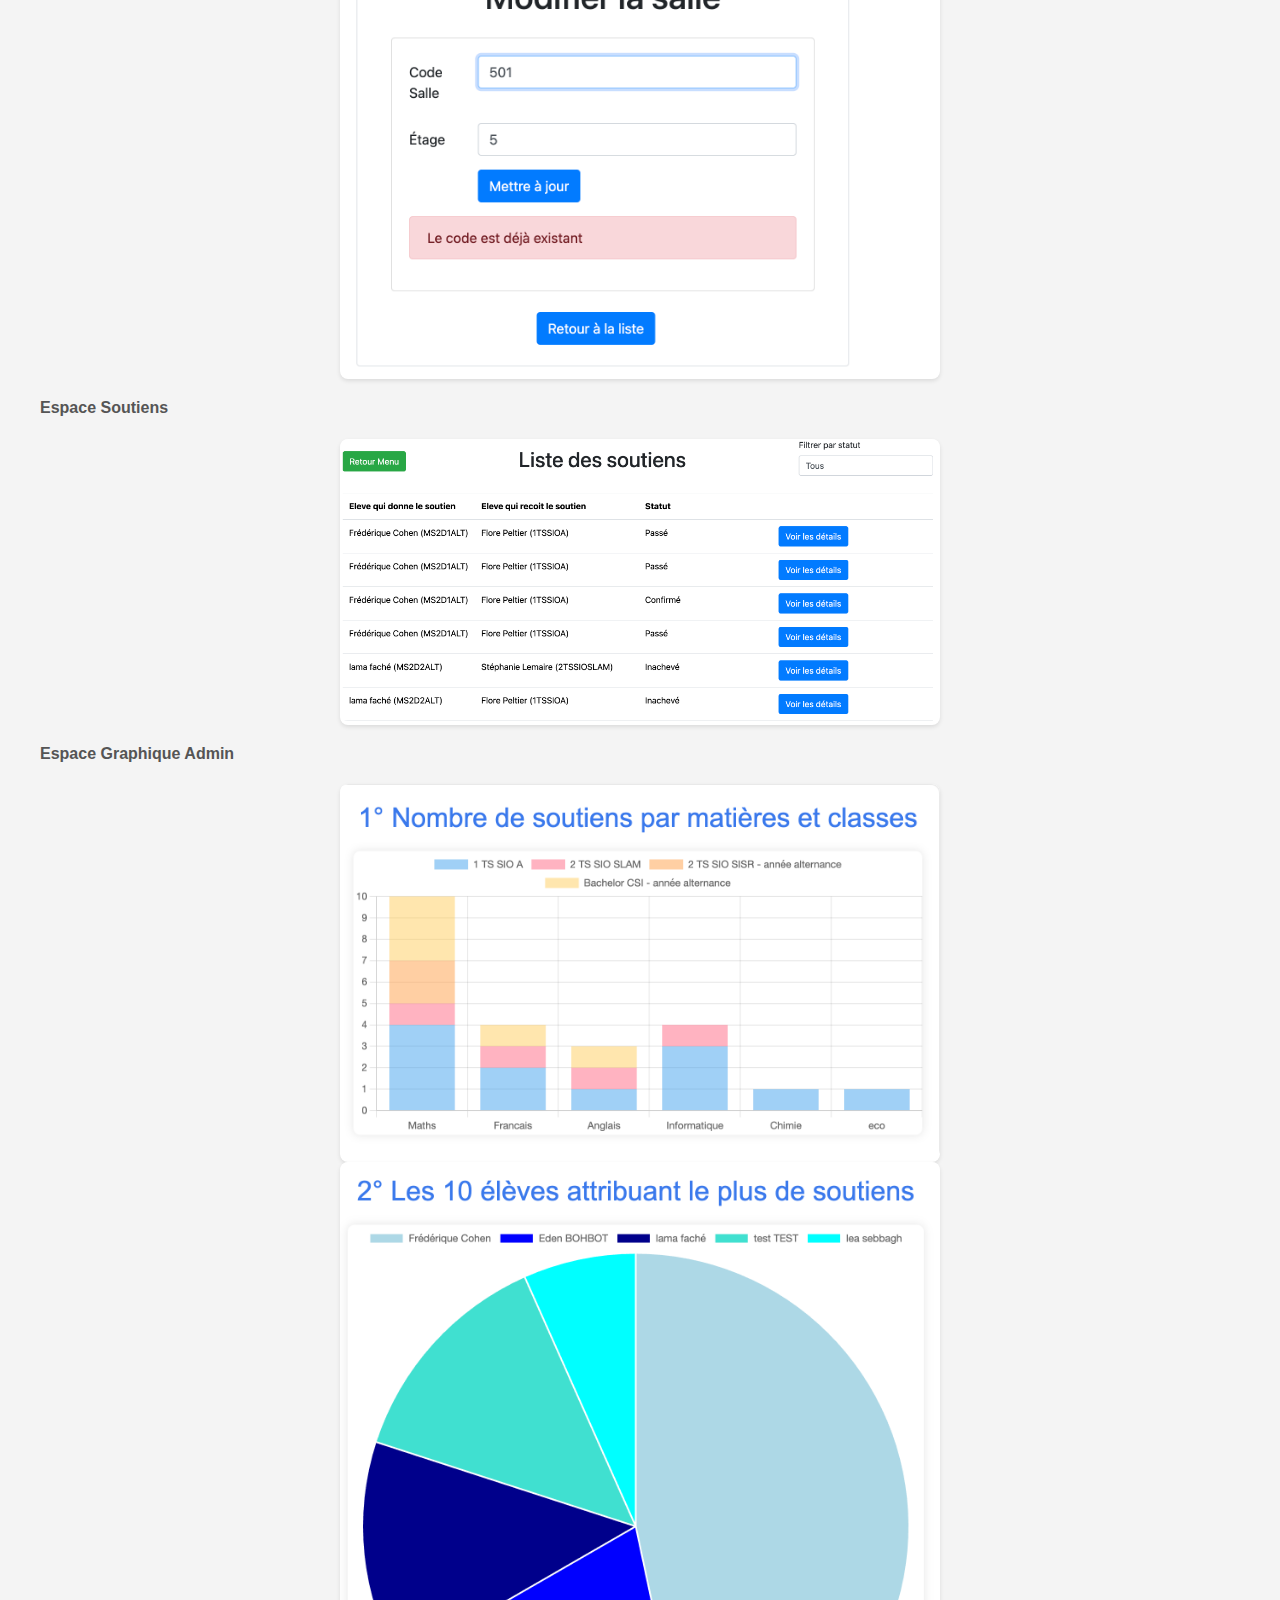
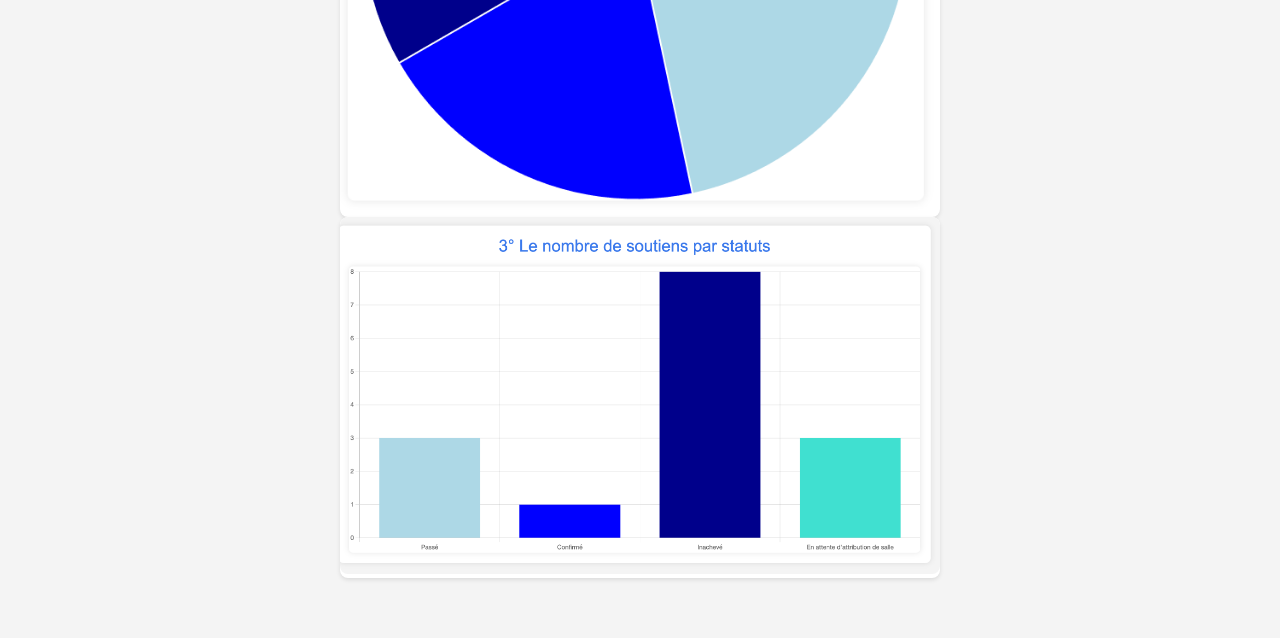
<file: html/HelpOrtPhp.html>
<!DOCTYPE html>
<html lang="en">
<head>
    <meta charset="UTF-8">
    <title>Title</title>
    <style>
        body {
            font-family: Arial, sans-serif;
            margin: 0;
            padding: 0;
            background-color: #f4f4f4;
        }
        section {
            padding: 20px;
            max-width: 1200px;
            margin: 0 auto;
        }
        h3 {
            text-align: center;
            color: #333;
        }
        .category {
            margin-bottom: 40px;
        }
        h4 {
            margin-top: 20px;
            color: #555;
        }
        .photo-container {
            width: 600px; /* Augmentation de la taille du conteneur */
            margin: 0 auto;
            text-align: center;
            background-color: #fff;
            border-radius: 8px;
            box-shadow: 0 2px 4px rgba(0,0,0,0.1);
            overflow: hidden;
        }
        .photo {
            width: 100%; /* Ajustement de la largeur de l'image */
            height: auto;
            border-radius: 8px;
            transition: transform 0.3s ease;
        }
        .photo:hover {
            transform: scale(1.05);
        }
    </style>
</head>
<body>
<section>
    <h3>Symfony - Aide PHP</h3>
    <div class="category">
    <h4>Espace User</h4>
    <div class="photo-container">
        <img class="photo" src="../php/acceuilUser.png">
    </div>
    <h4>Espace Demandes</h4>
    <div class="photo-container">
        <img class="photo" src="../php/mesDemandes.png">
    </div>
    <div class="photo-container">
        <img class="photo" src="../php/demandeDipos.png">
    </div>
    <div class="photo-container">
        <img class="photo" src="../php/creationDemande.png">
    </div>
    <div class="photo-container">
        <img class="photo" src="../php/modifDemande.png">
    </div>
    <h4>Espace Compétence</h4>
    <div class="photo-container">
        <img class="photo" src="../php/mesCompetences.png">
    </div>
    <div class="photo-container">
        <img class="photo" src="../php/creatinCompetence.png">
    </div>
    <div class="photo-container">
        <img class="photo" src="../php/modfiCompetence.png">
    </div>
    <h4>Espace Soutiens</h4>
    <div class="photo-container">
        <img class="photo" src="../php/listeSoutien.png">
    </div>
    <h4>Espace Admin</h4>
    <div class="photo-container">
        <img class="photo" src="../php/acceuil.png">
    </div>
    <h4>Espace Salles</h4>
    <div class="photo-container">
        <img class="photo" src="../php/listeSallle.png">
    </div>
    <div class="photo-container">
        <img class="photo" src="../php/creationSalle.png">
    </div>
    <div class="photo-container">
        <img class="photo" src="../php/modifSalle.png">
    </div>
    <h4>Espace Matières</h4>
    <div class="photo-container">
        <img class="photo" src="../php/listeMatiere.png">
    </div>
    <div class="photo-container">
        <img class="photo" src="../php/Capture%20d’écran%202024-03-17%20à%2015.27.08.png">
    </div>
    <div class="photo-container">
        <img class="photo" src="../php/modifSalle.png">
    </div>
    <h4>Espace Soutiens</h4>
    <div class="photo-container">
        <img class="photo" src="../php/listeSoutien.png">
    </div>
    <h4>Espace Graphique Admin</h4>
    <div class="photo-container">
        <img class="photo" src="../php/graph1.png">
    </div>
    <div class="photo-container">
        <img class="photo" src="../php/graph2.png">
    </div>
    <div class="photo-container">
        <img class="photo" src="../php/grpah3.png">
    </div>
    </div>
</section>
</body>
</html>
</file>
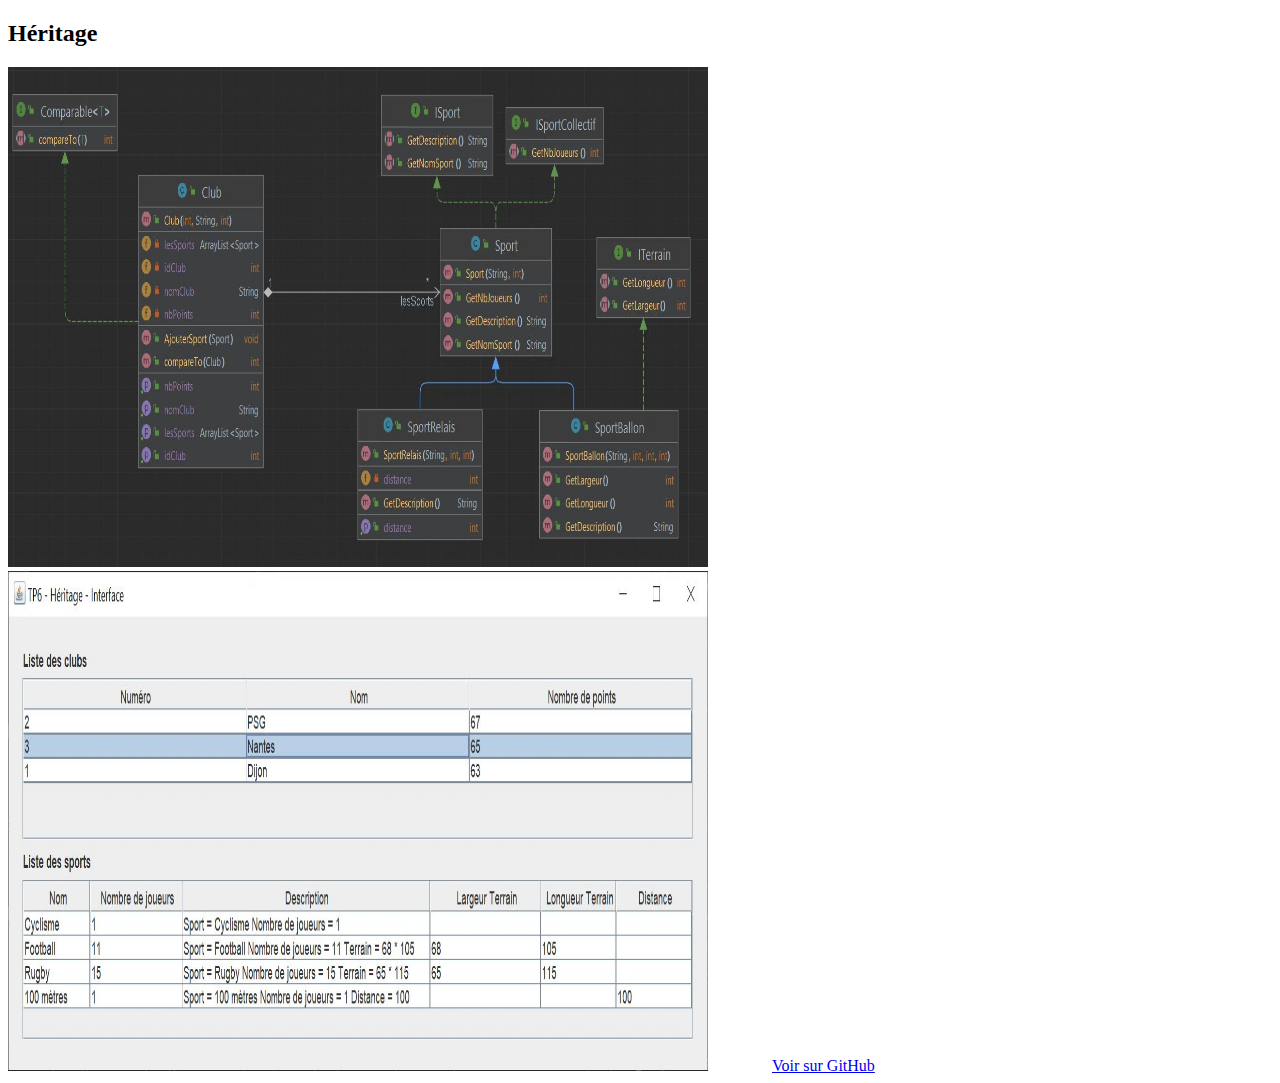
<file: html/Heritage.html>
<!DOCTYPE html>
<html lang="en">
<head>
    <meta charset="UTF-8">
    <title>Héritage</title>
    <link href="https://cdn.jsdelivr.net/npm/bootstrap@5.3.2/dist/css/bootstrap.min.css" rel="stylesheet" integrity="sha384-T3c6CoIi6uLrA9TneNEoa7RxnatzjcDSCmG1MXxSR1GAsXEV/Dwwykc2MPK8M2HN" crossorigin="anonymous">
    <script src="https://cdn.jsdelivr.net/npm/bootstrap@5.3.2/dist/js/bootstrap.bundle.min.js" integrity="sha384-C6RzsynM9kWDrMNeT87bh95OGNyZPhcTNXj1NW7RuBCsyN/o0jlpcV8Qyq46cDfL" crossorigin="anonymous"></script>
    <link rel="stylesheet" type="text/css" href="../screen.css">

</head>
<body>
<h2>Héritage</h2>
<img src="../screen/DOss/heritage1.jpeg" class="img-fluid cabinet">
<img src="../screen/DOss/WhatsApp%20Image%202024-02-26%20at%2019.32.04.jpeg" class="img-fluid cabinet">
<a style="margin-left: 60px" href="https://github.com/edenboh/heritageIsport">Voir sur GitHub</a>


</body>
</html>
</file>
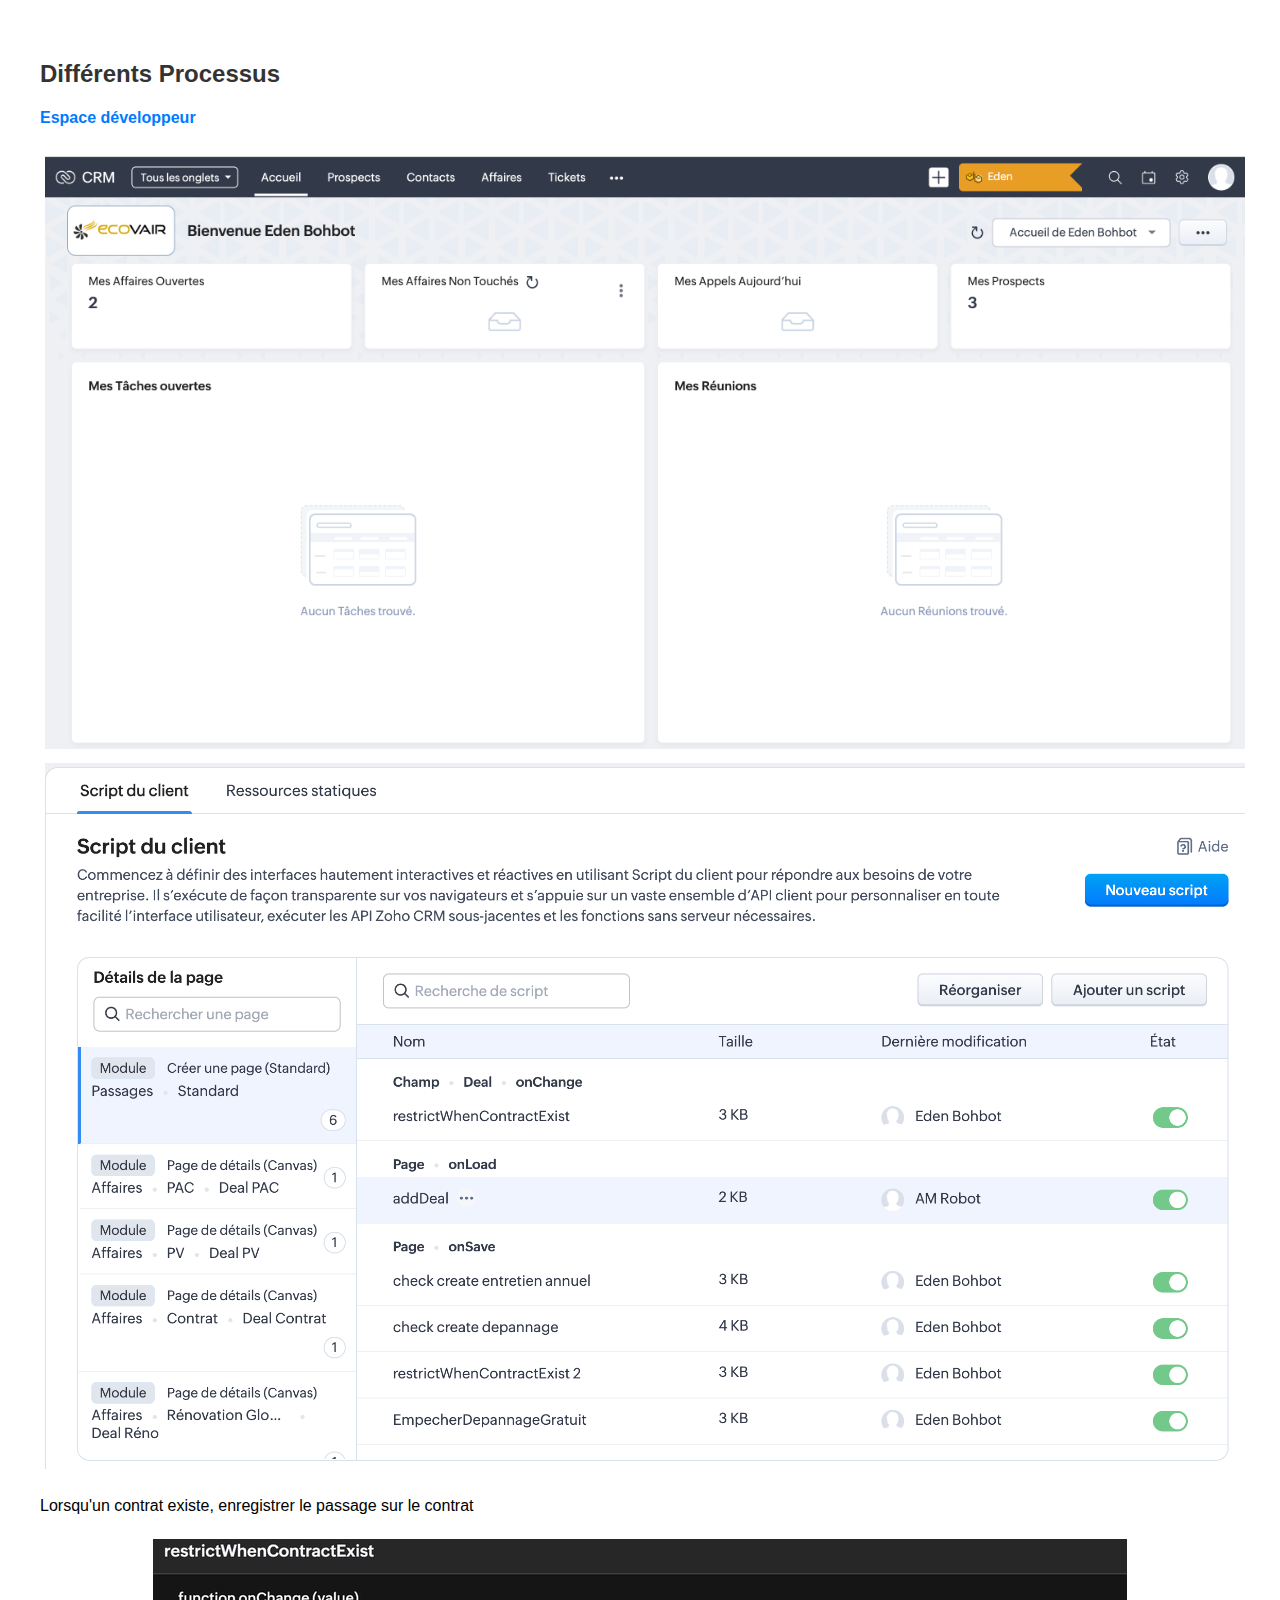
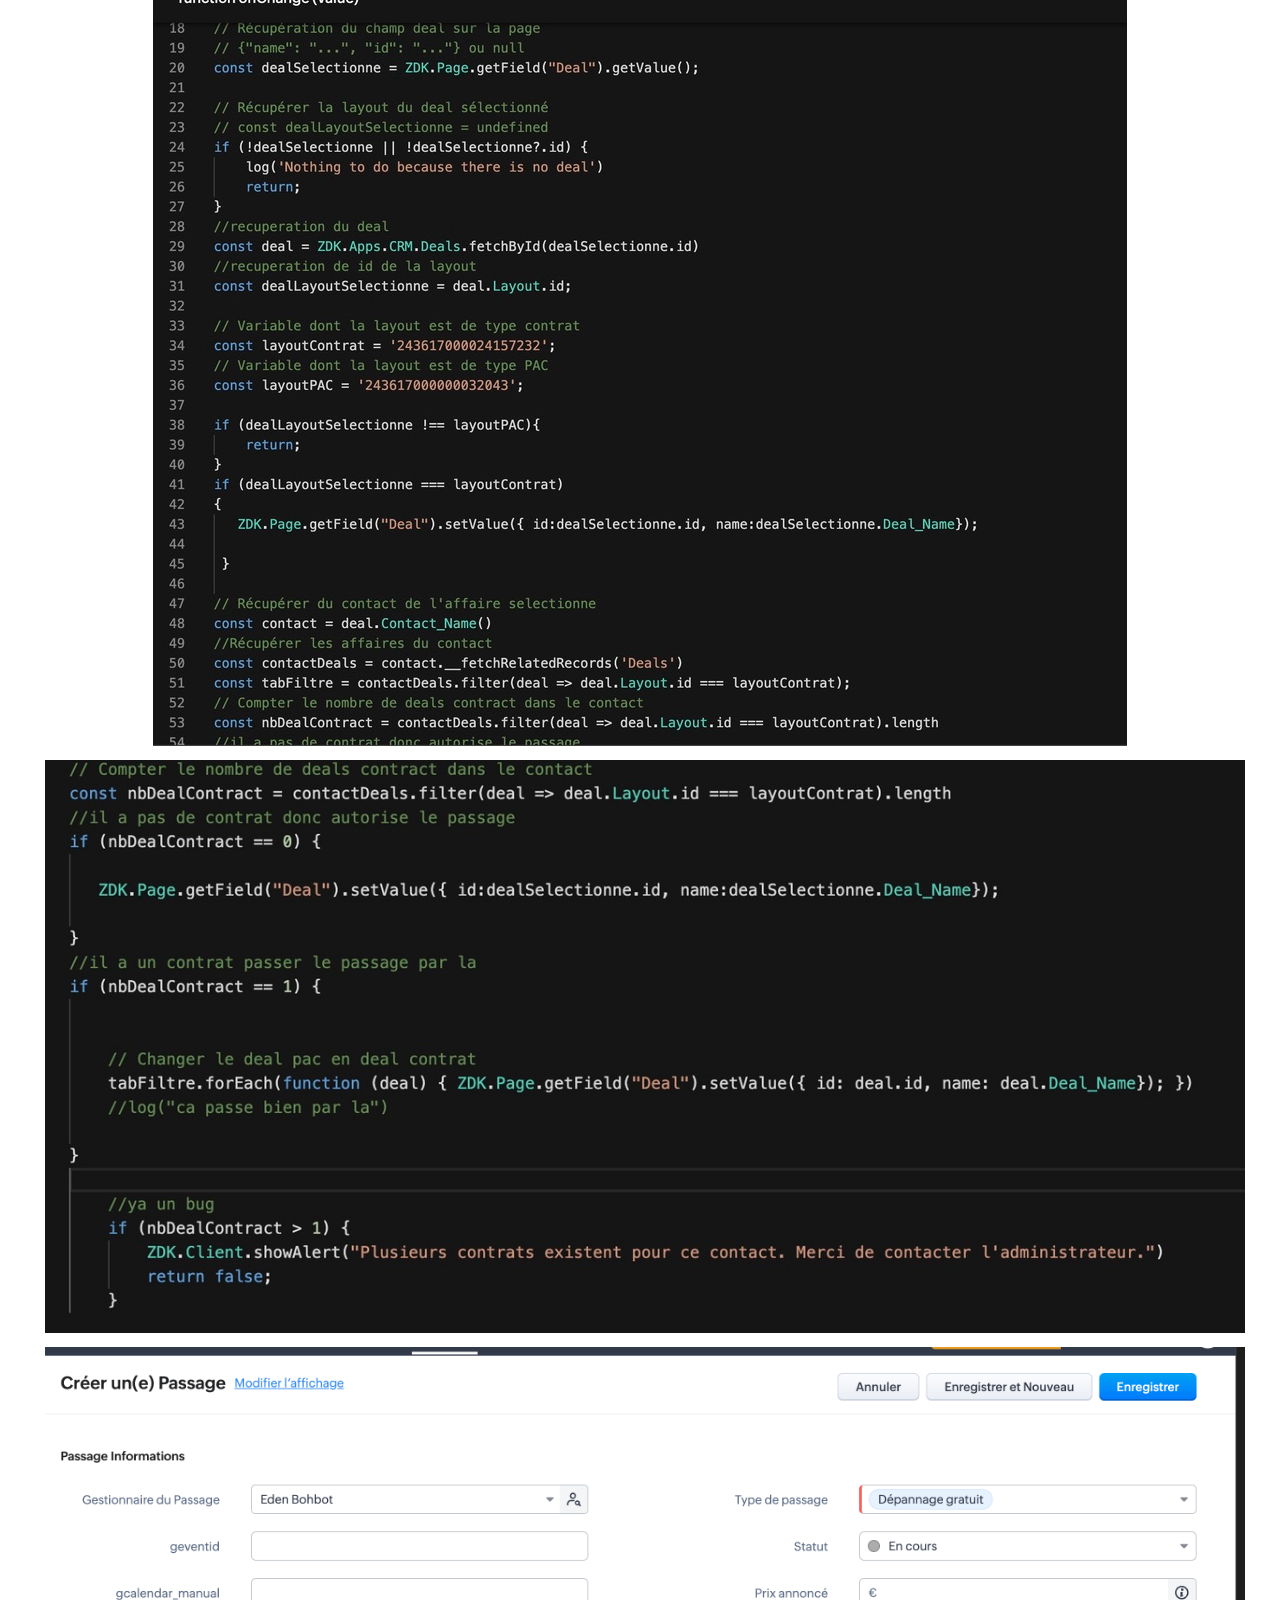
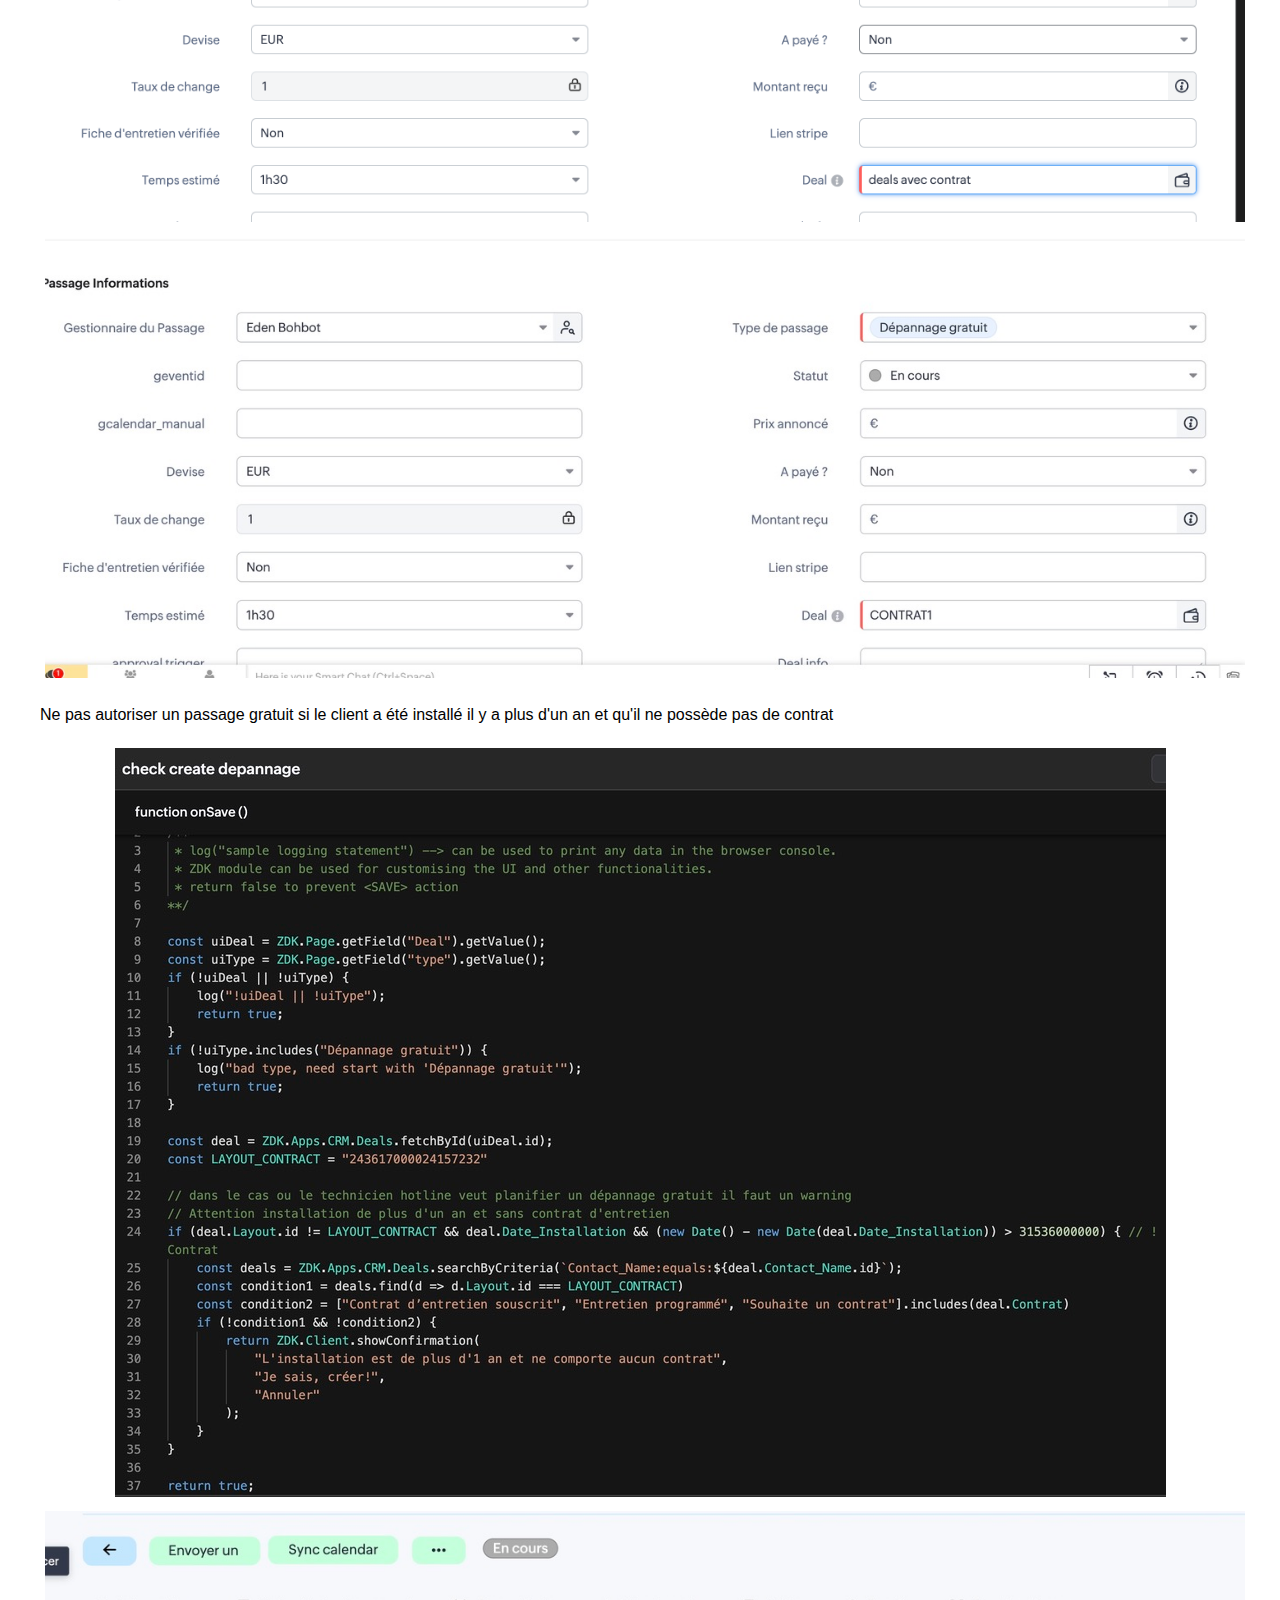
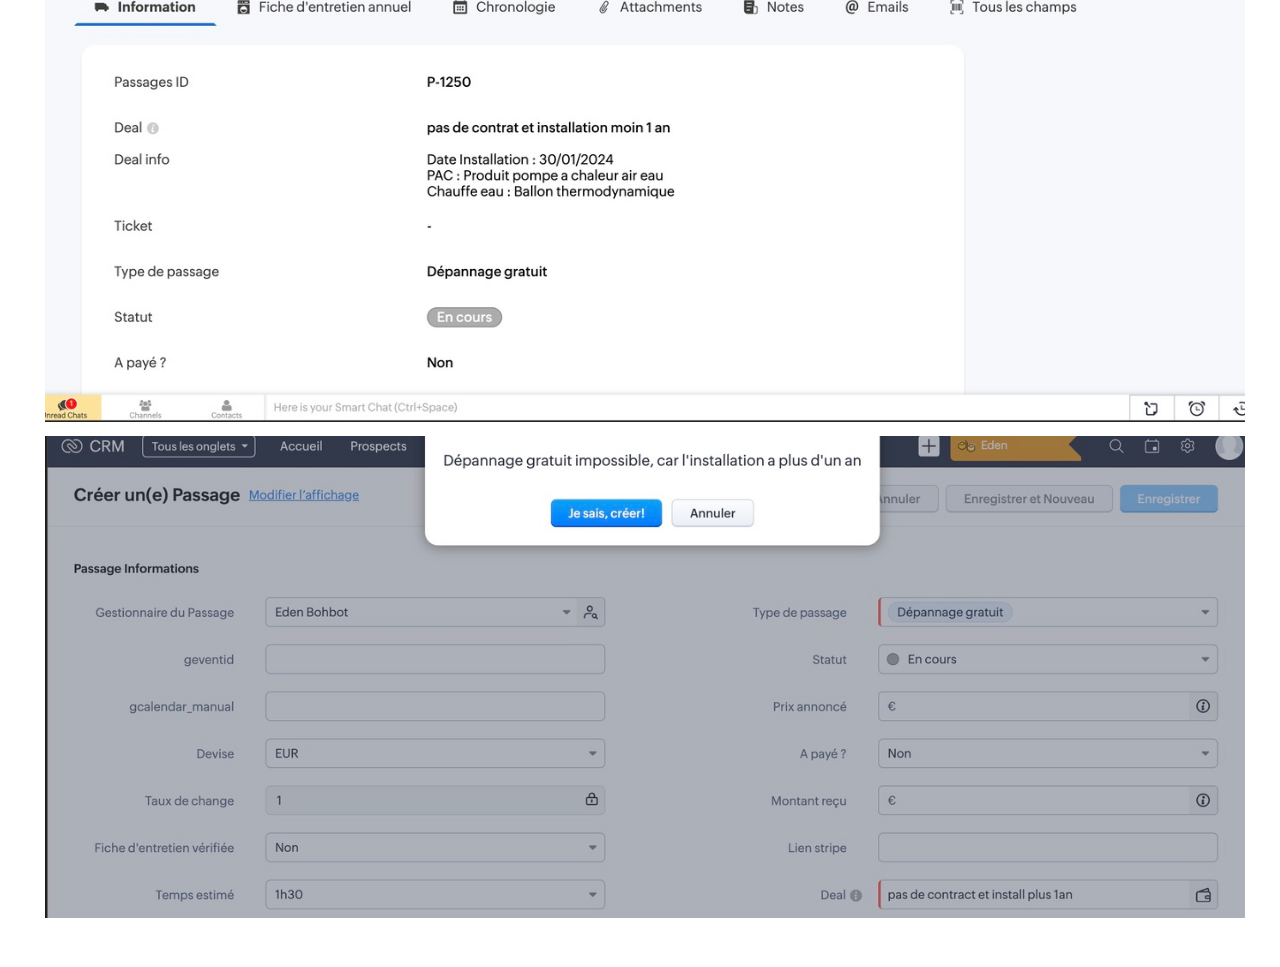
<file: html/jsEcovair.js.html>
<!DOCTYPE html>
<html lang="en">

<head>
    <meta charset="UTF-8">
    <title>JAVASCRIPT ZOHO</title>
    <style>
        body {
            font-family: Arial, sans-serif;
            margin: 20px;
            padding: 20px;
        }

        h2 {
            color: #333;
        }

        div {
            margin-top: 20px;
        }

        h4 {
            color: #007BFF;
        }

        p {
            line-height: 1.5;
        }

        .image-container {
            margin-top: 10px;
            text-align: center;
        }

        img {
            max-width: 100%;
            height: auto;
            margin: 5px;
        }
    </style>
</head>

<body>
<h2>Différents Processus</h2>
<div>
    <h4>Espace développeur</h4>
    <div class="image-container">
        <img src="../js/Capture%20d’écran%202024-03-19%20à%2022.39.18.png">
        <img src="../js/Capture%20d’écran%202024-03-19%20à%2022.40.06.png">

    </div>
    <p>Lorsqu'un contrat existe, enregistrer le passage sur le contrat</p>
    <div class="image-container">
        <img src="../js/debutRestric.jpg">
        <img src="../js/suiterestric.jpg">
        <img src="../js/dealsAvecContrat.png">
        <img src="../js/contrat.jpg">
    </div>
    <p>Ne pas autoriser un passage gratuit si le client a été installé il y a plus d'un an et qu'il ne possède pas de contrat</p>
    <div class="image-container">
        <img src="../js/passageJs.jpg">
        <img src="../js/moin1ans.jpg">
        <img src="../js/install+1ans.jpg">
    </div>
</div>
</body>

</html>
</file>
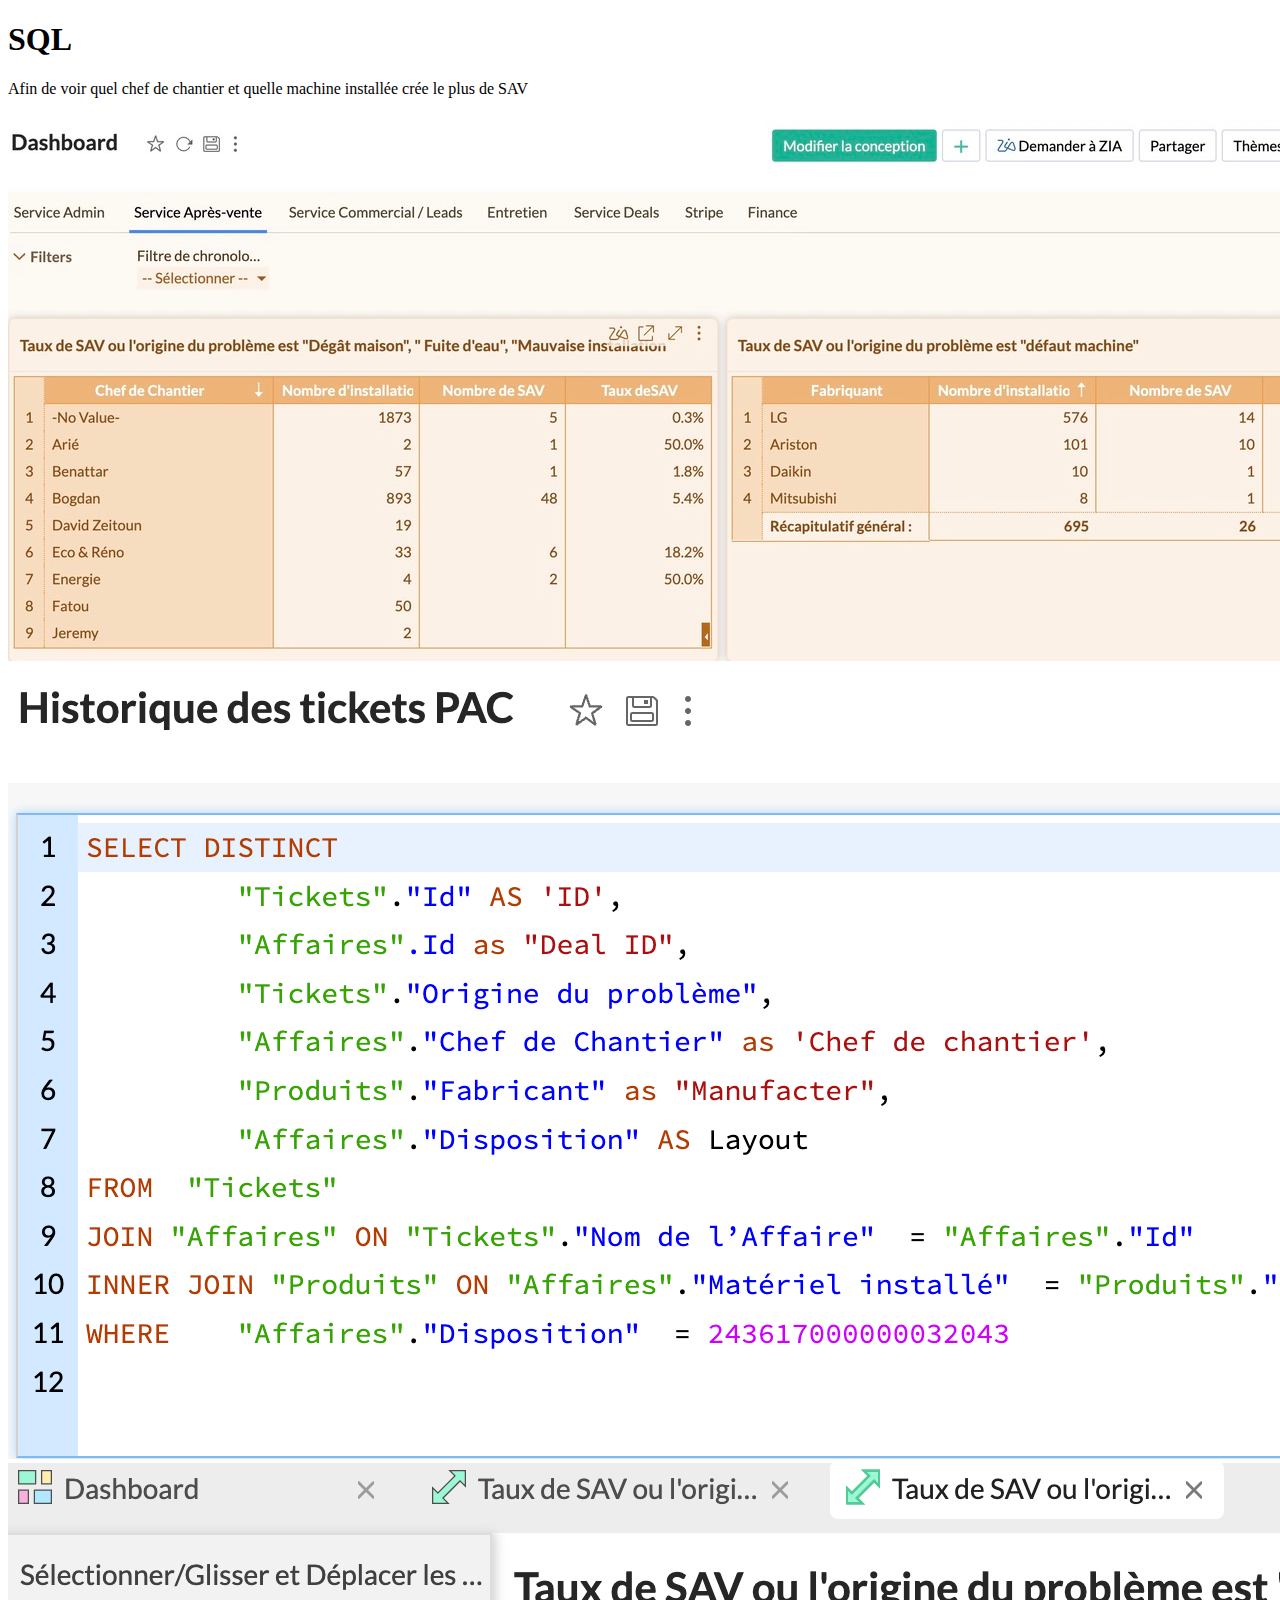
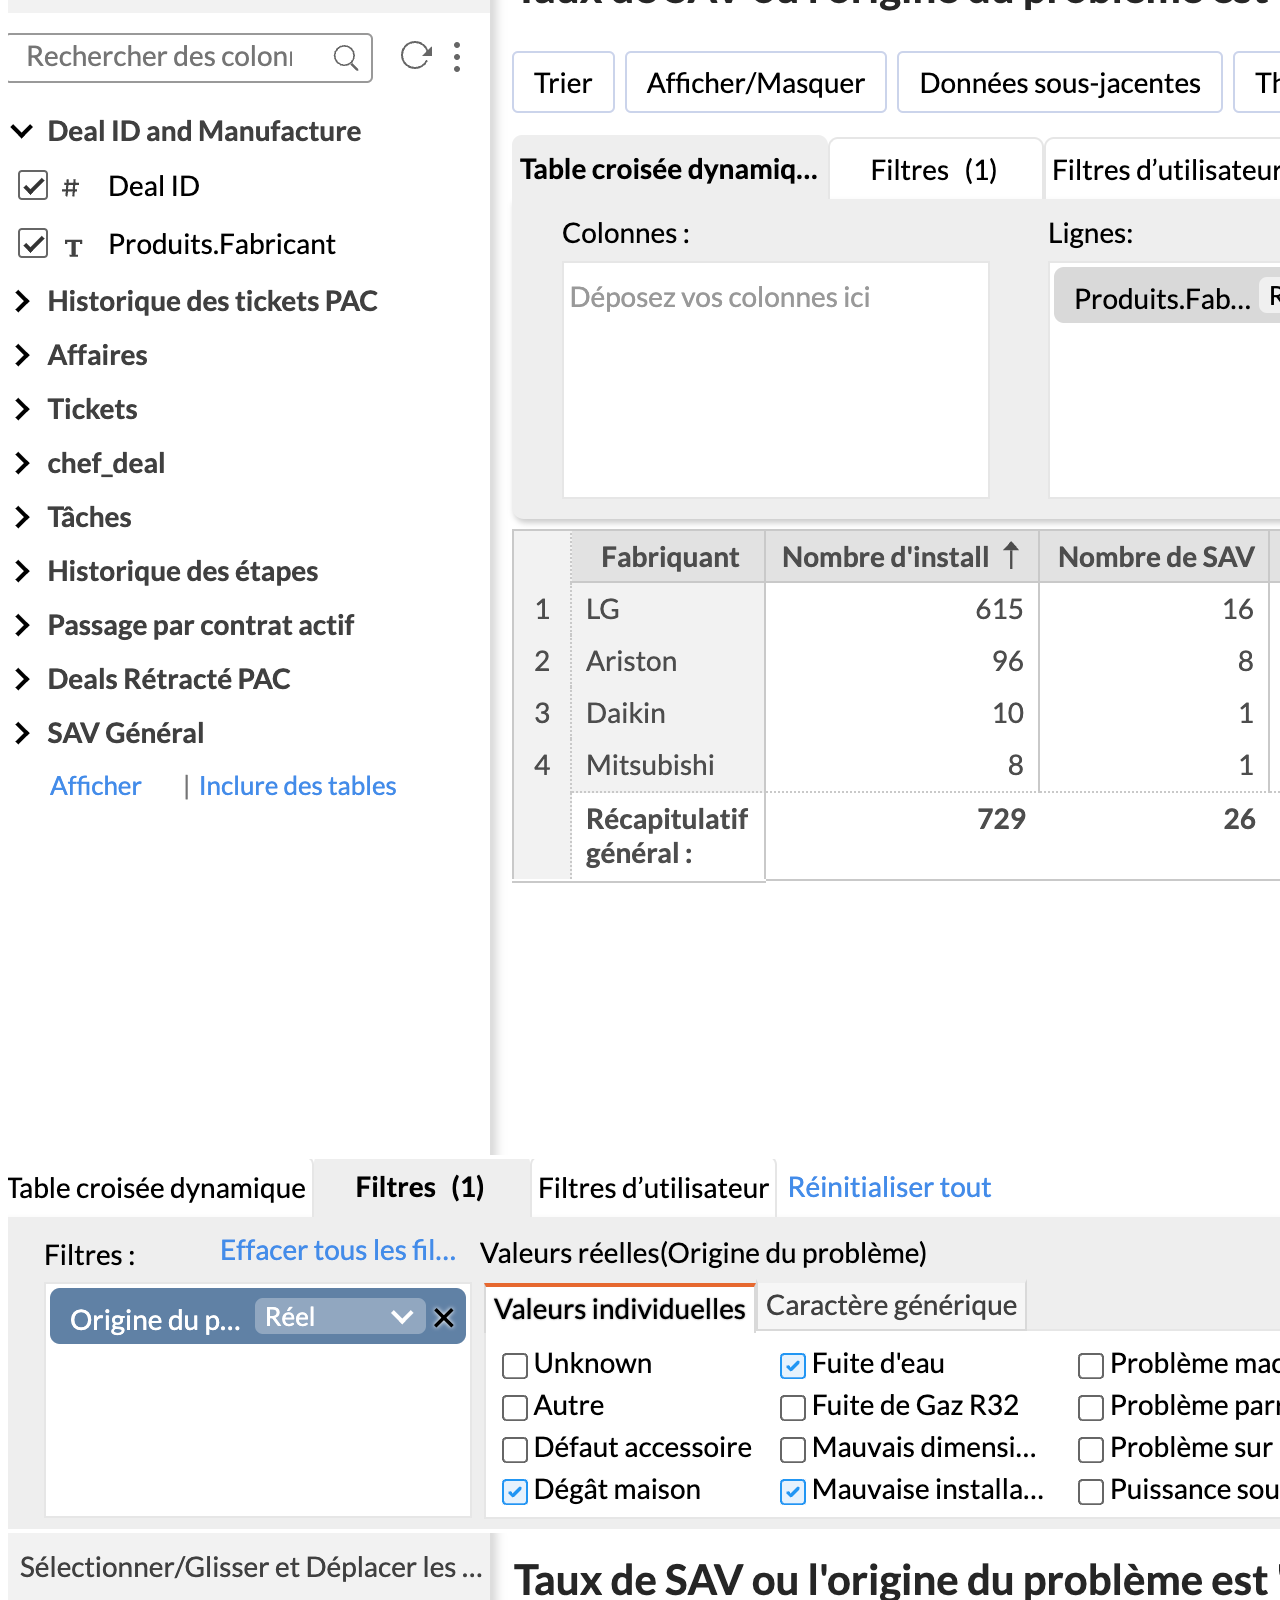
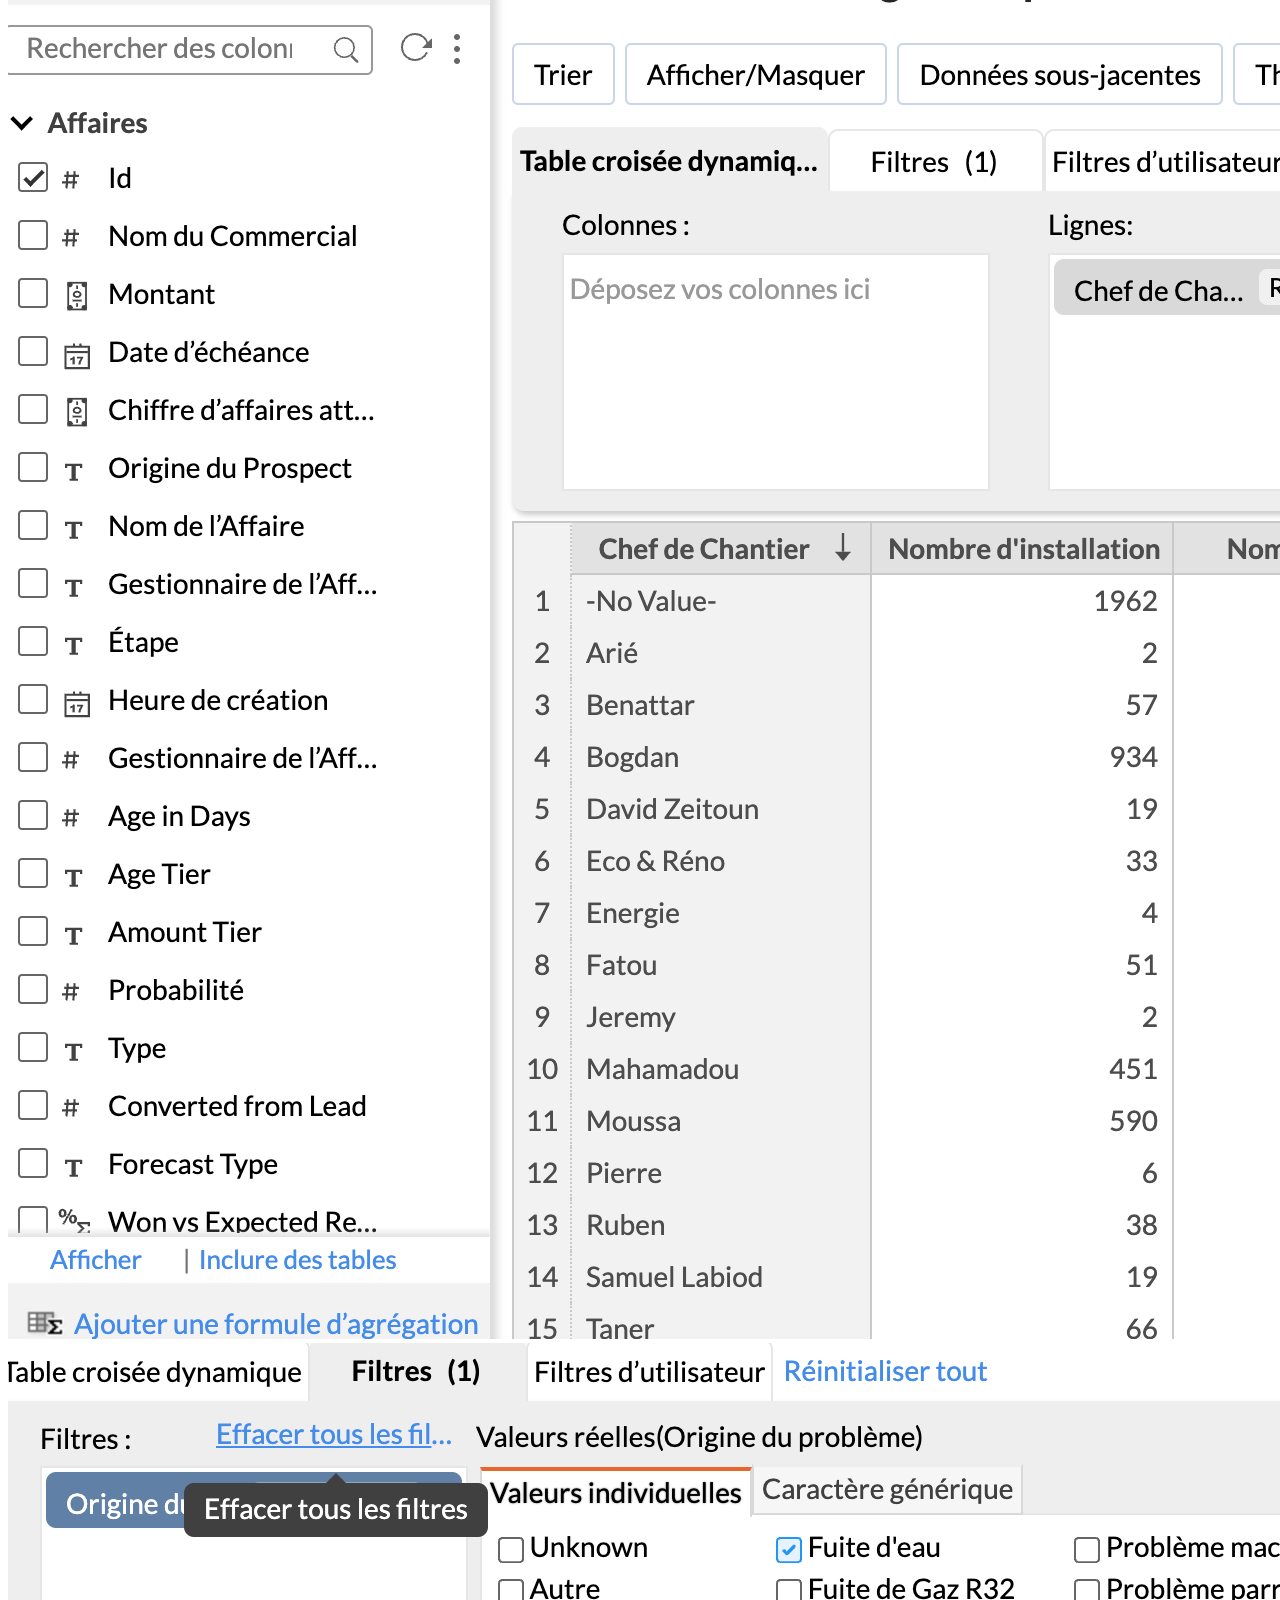
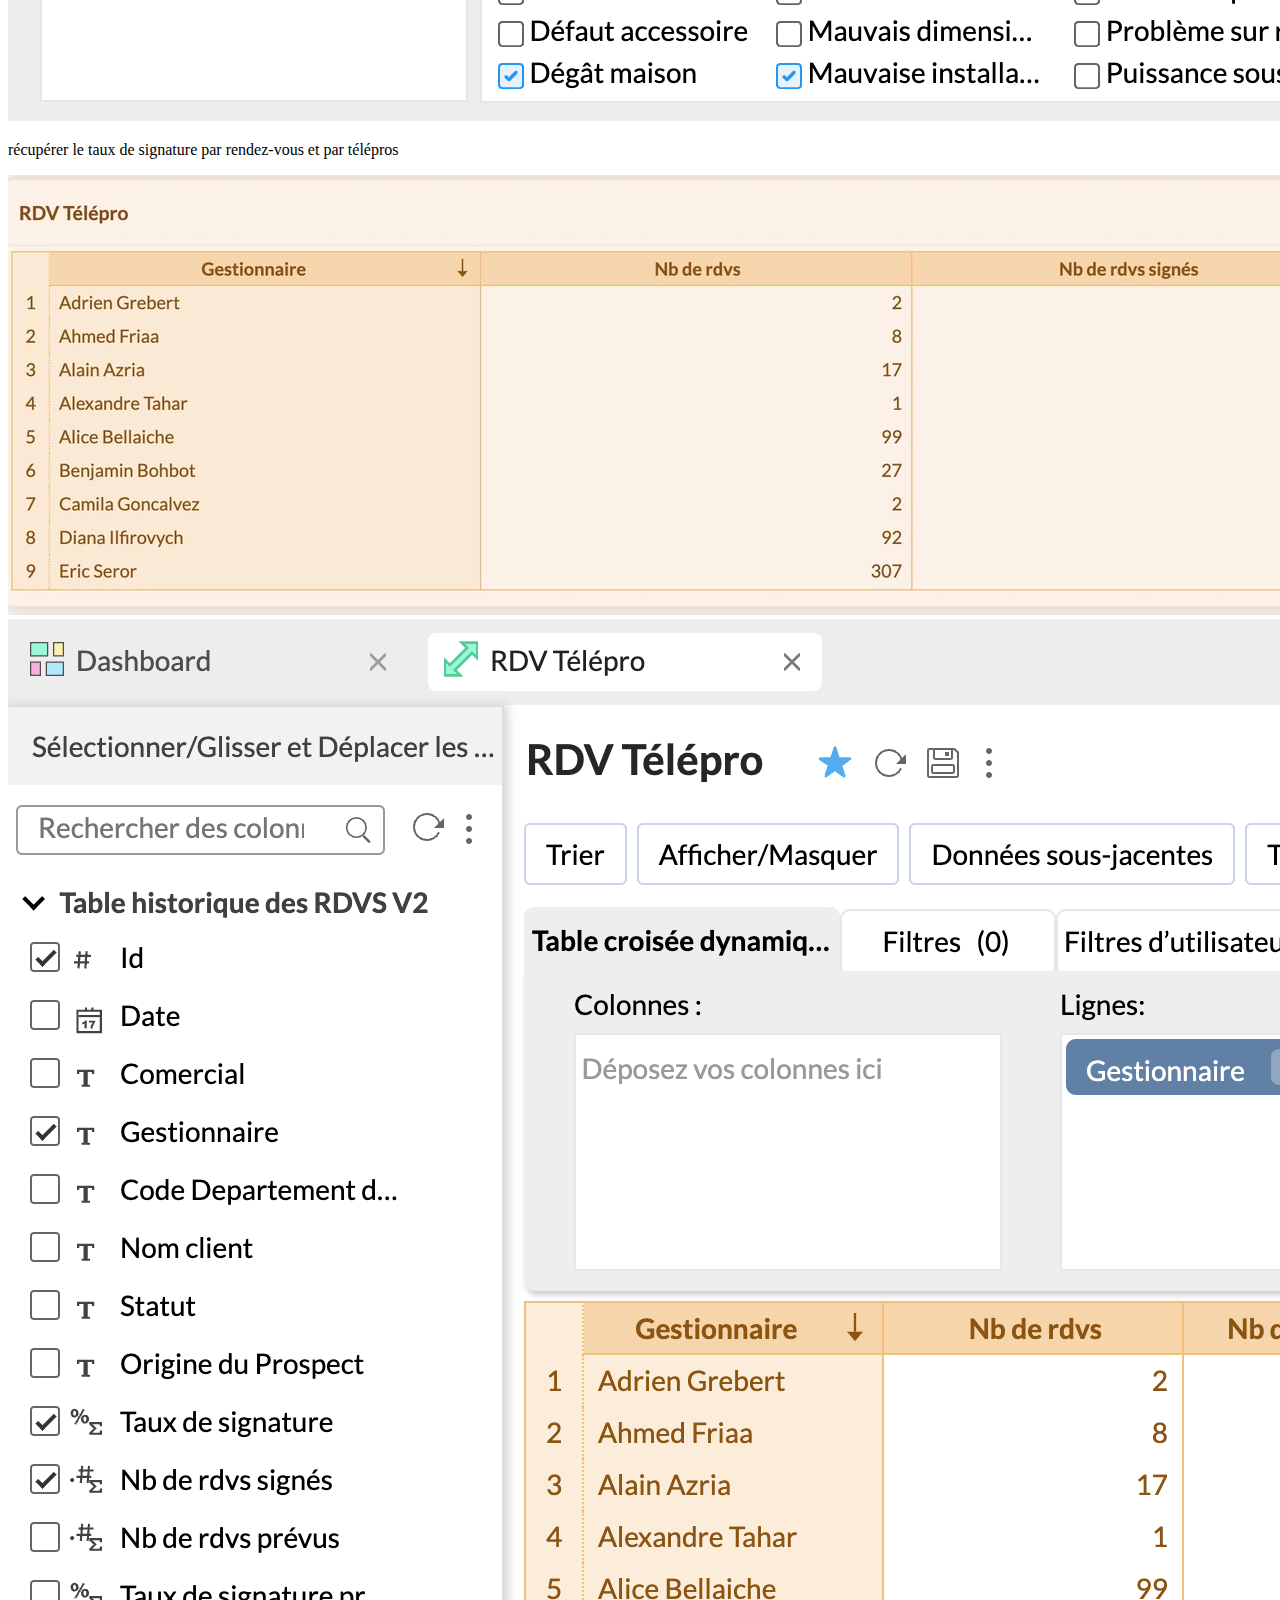
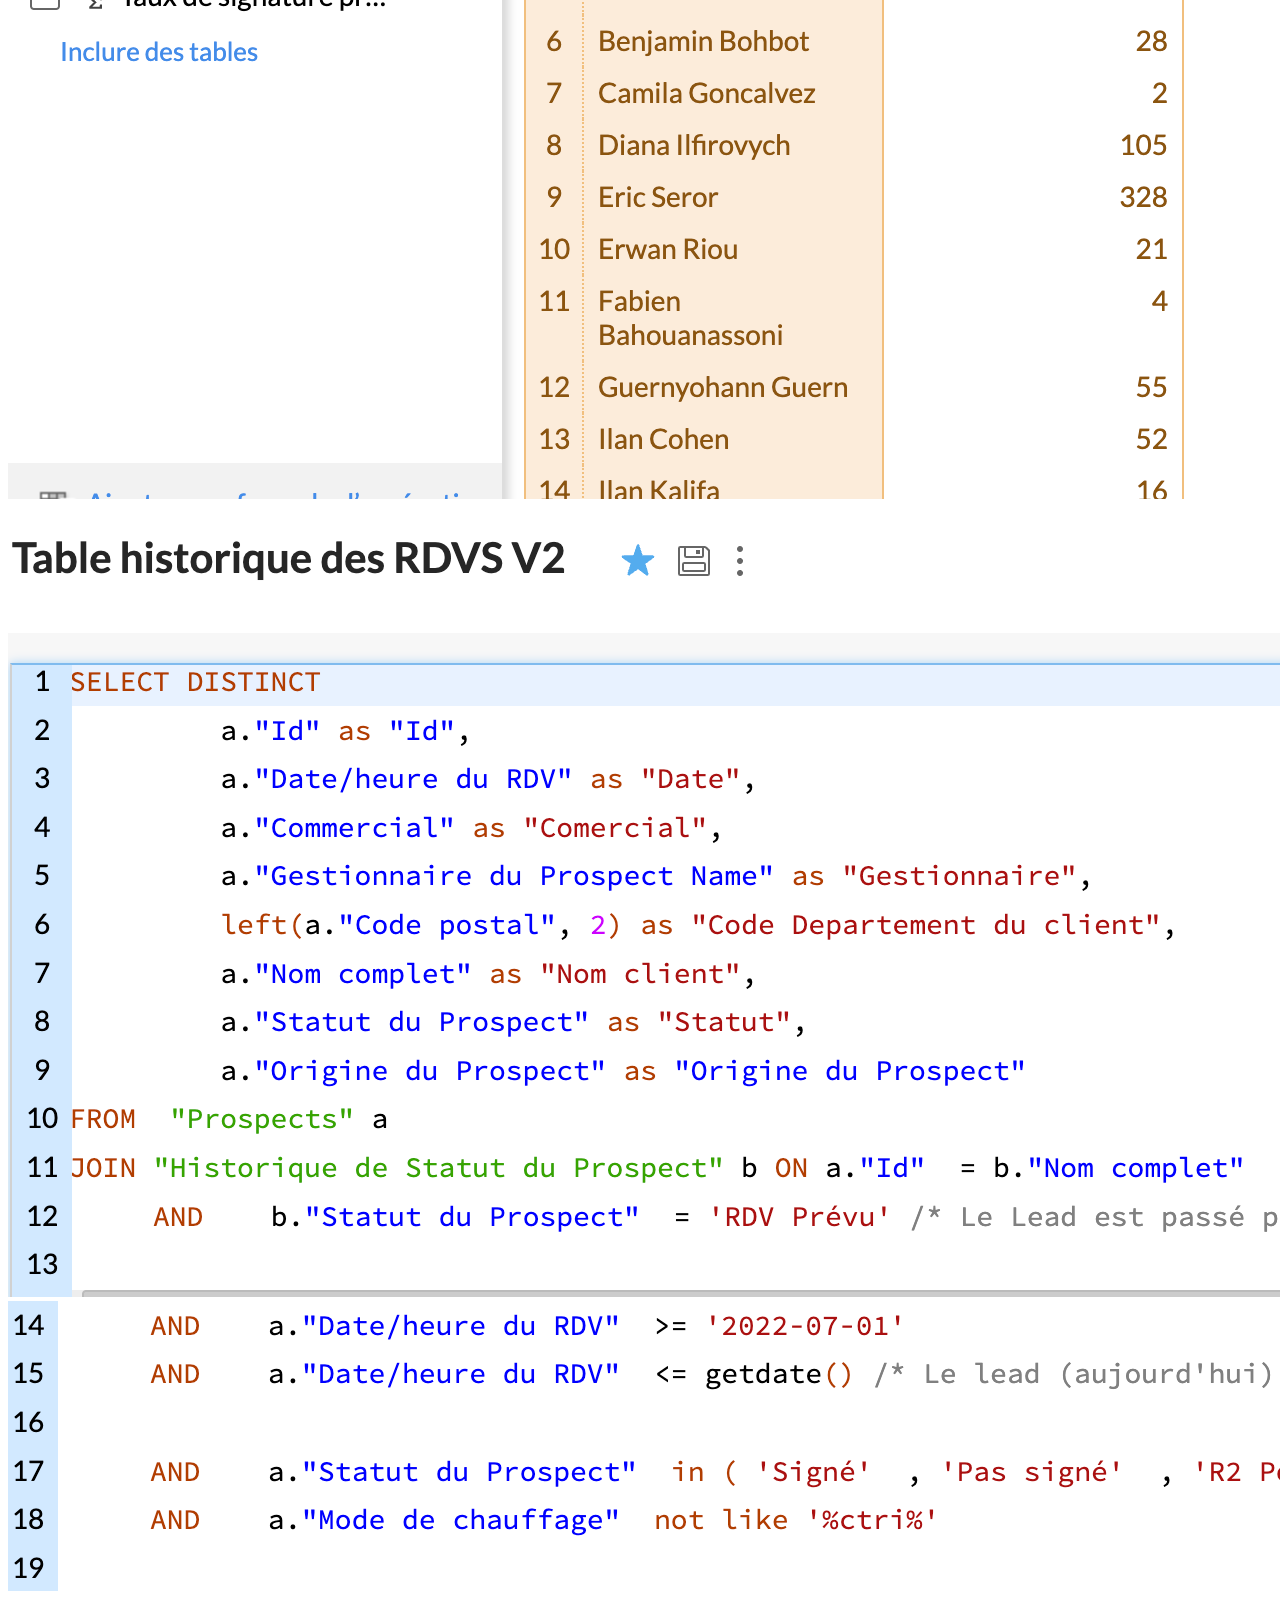
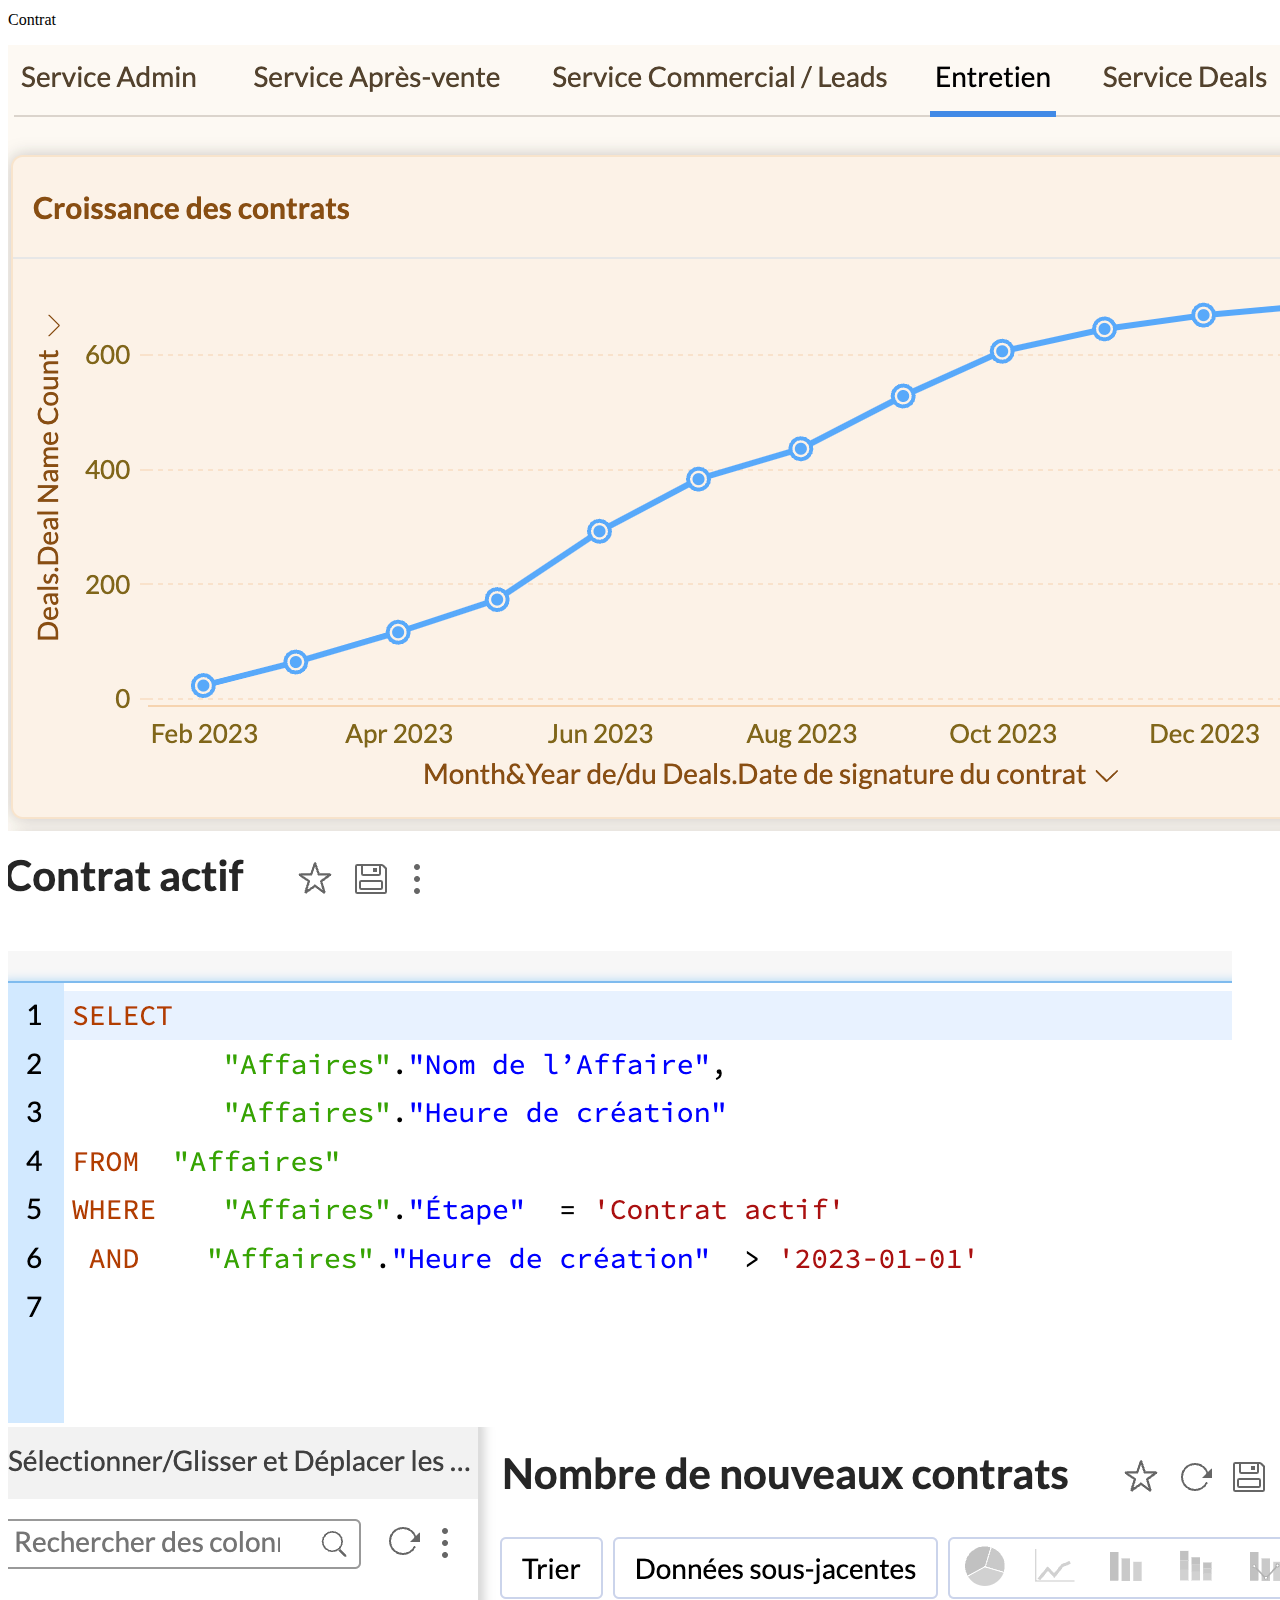
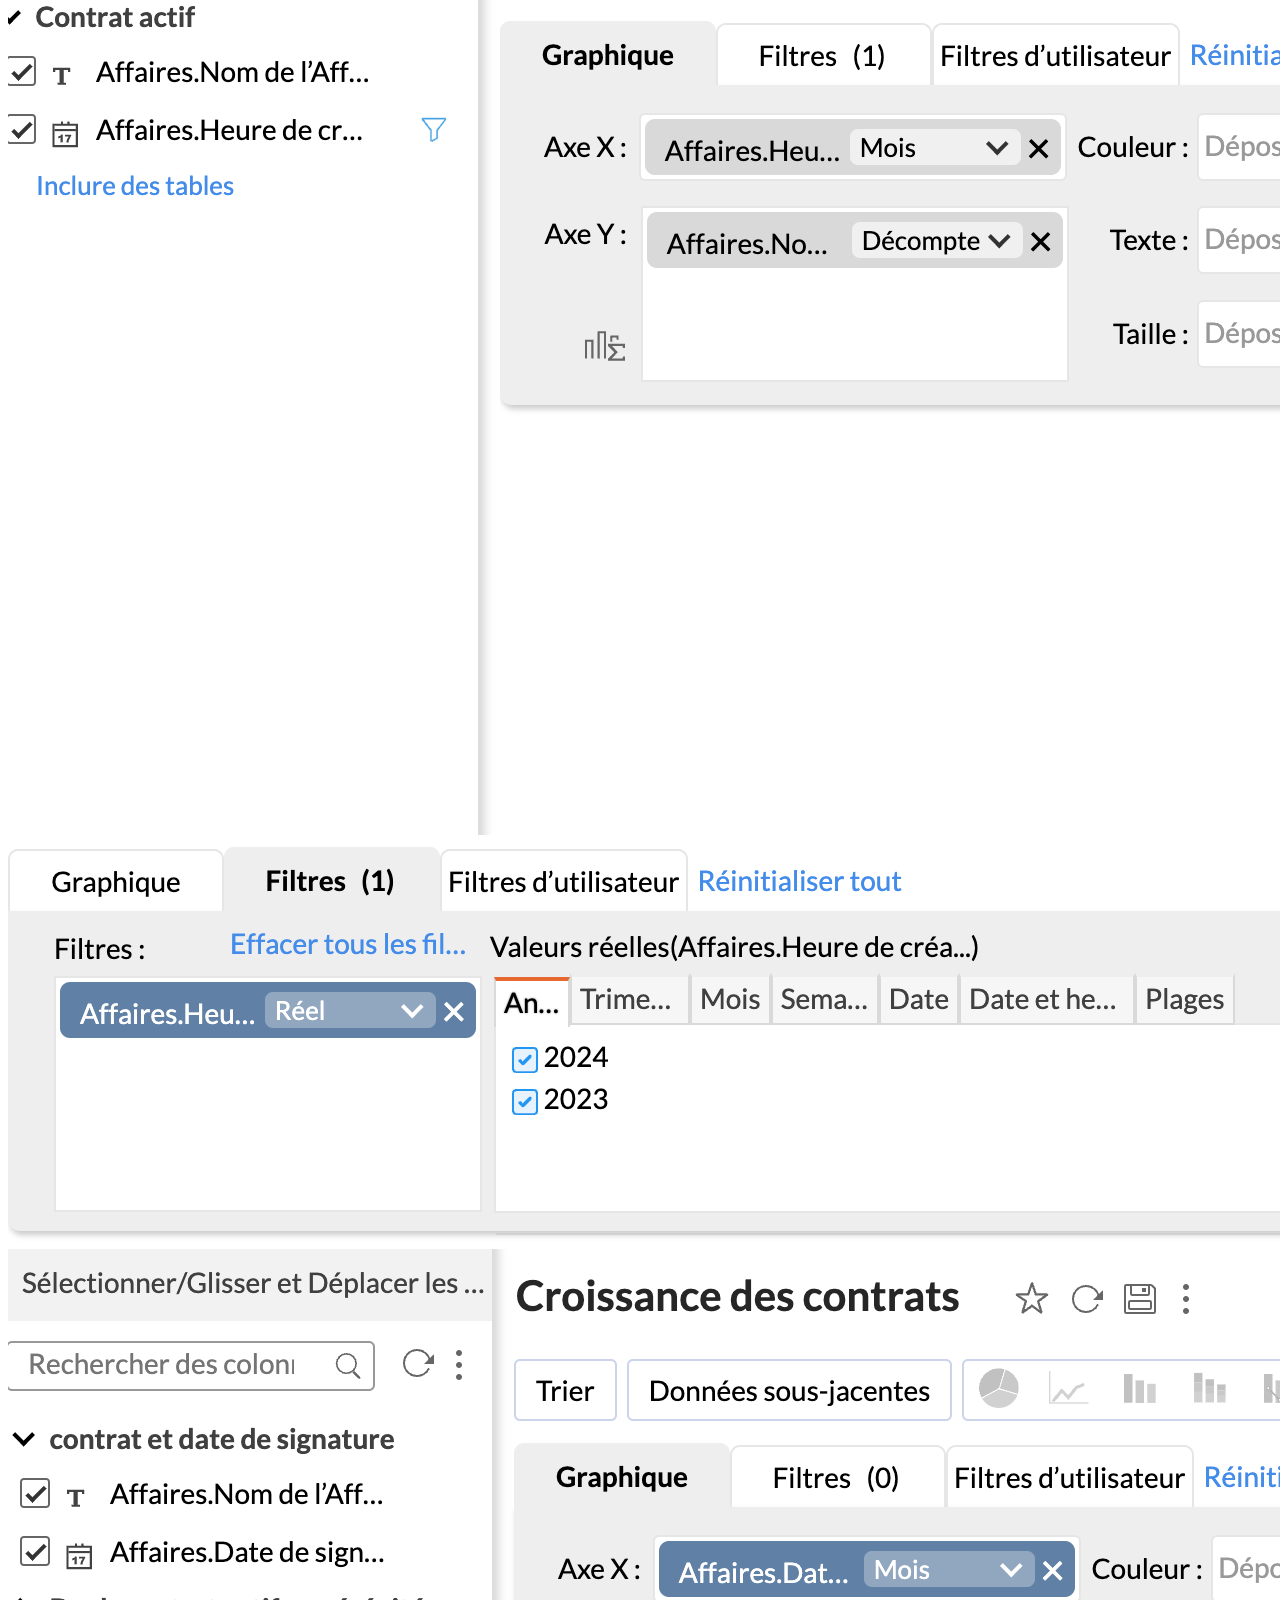
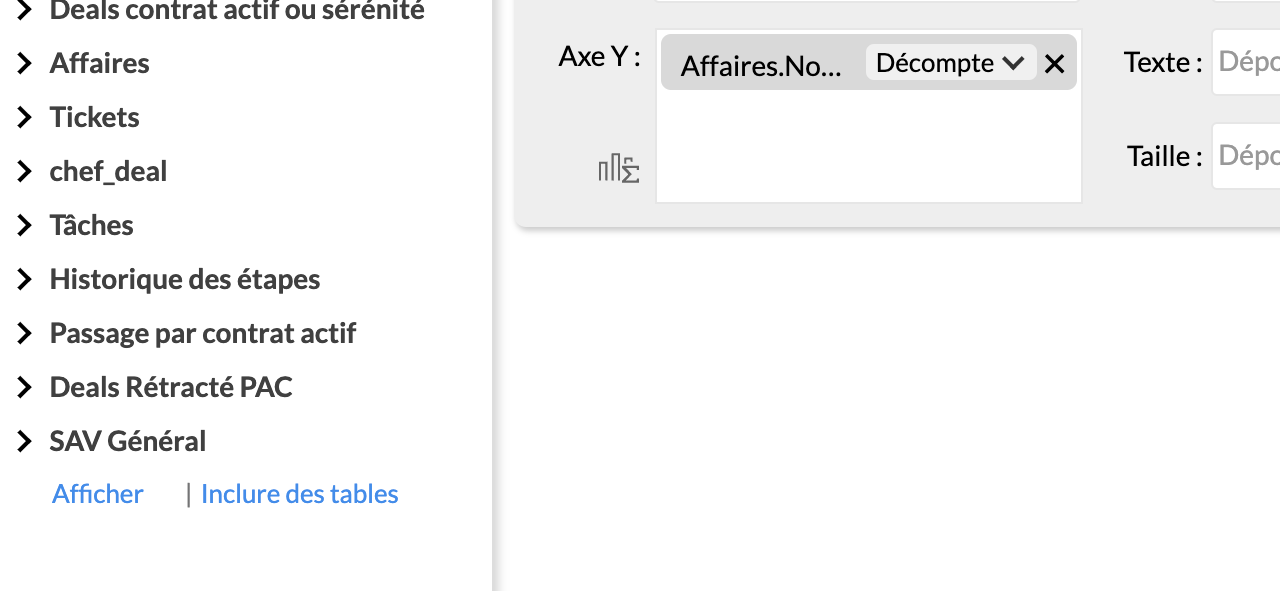
<file: html/sqlEcovair.html>
<!DOCTYPE html>
<html lang="en">

<head>
    <meta charset="UTF-8">
    <title>Title</title>
    <link href="https://cdn.jsdelivr.net/npm/bootstrap@5.3.2/dist/css/bootstrap.min.css" rel="stylesheet" integrity="sha384-T3c6CoIi6uLrA9TneNEoa7RxnatzjcDSCmG1MXxSR1GAsXEV/Dwwykc2MPK8M2HN" crossorigin="anonymous">
    <link rel="stylesheet" type="text/css" href="../screen.css">
</head>

<body class="bg-light">
<div class="container mt-5">
    <div class="text-center">
        <h1>SQL</h1>
        <p>Afin de voir quel chef de chantier et quelle machine installée crée le plus de SAV  </p>
    </div>

    <div class="row mt-4">
        <!-- SAV Images -->
        <div class="col-md-6 mb-4">
            <img src="../SAV/SAV.jpg" class="img-fluid" alt="SAV Image">
        </div>
        <div class="col-md-6 mb-4">
            <img src="../SAV/requet%20pour%20defaut%20machine.png" class="img-fluid" alt="Requet Image">
        </div>

        <div class="col-md-6 mb-4">
            <img src="../SAV/pivot%20defaut.png" class="img-fluid" alt="Pivot Image">
        </div>
        <div class="col-md-6 mb-4">
            <img src="../SAV/degatMachine.png" class="img-fluid" alt="Requet Image">
        </div>
        <div class="col-md-6 mb-4">
            <img src="../SAV/pivot%20dega.png" class="img-fluid" alt="Pivot Dega Image">
        </div>
        <div class="col-md-6 mb-4">
            <img src="../SAV/degatMaison.png" class="img-fluid" alt="Requet Image">
        </div>
    </div>

    <div class="border p-3 mt-4">
        <p>récupérer le taux de signature par rendez-vous et par télépros</p>
    </div>

    <div class="row mt-4">
        <!-- Telepro Images -->
        <div class="col-md-6 mb-4">
            <img src="../telepro/RDVTELEPro.jpg" class="img-fluid" alt="SAV Image">
        </div>
        <div class="col-md-6 mb-4">
            <img src="../telepro/pivotTelepro.png" class="img-fluid" alt="Pivot Image">
        </div>
        <div class="col-md-6 mb-4">
            <img src="../telepro/historique%20rdv%20v2.png" class="img-fluid" alt="Pivot Dega Image">
        </div>
        <div class="col-md-6 mb-4">
            <img src="../telepro/Capture%20d’écran%202024-03-20%20à%2010.50.23.png" class="img-fluid" alt="Requet Image">
        </div>
    </div>

    <div class="border p-3 mt-4">
        <p>Contrat</p>
    </div>

    <div class="row mt-4">
        <!-- Contrat Images -->
        <div class="col-md-6 mb-4">
            <img src="../contrat/contrat.png" class="img-fluid" alt="SAV Image">
        </div>
        <div class="col-md-6 mb-4">
            <img src="../contrat/contratActif.png" class="img-fluid" alt="Pivot Image">
        </div>
        <div class="col-md-6 mb-4">
            <img src="../contrat/nbNvContrat.png" class="img-fluid" alt="Requet Image">
        </div>
        <div class="col-md-6 mb-4">
            <img src="../telepro/Capture%20d’écran%202024-03-20%20à%2010.52.42.png" class="img-fluid" alt="Requet Image">
        </div>
        <div class="col-md-6 mb-4">
            <img src="../contrat/pivotCroissance.png" class="img-fluid" alt="Requet Image">
        </div>




    </div>
</div>

<!-- Bootstrap JS (optional) -->
<script src="https://cdn.jsdelivr.net/npm/bootstrap@5.3.2/dist/js/bootstrap.bundle.min.js" integrity="sha384-C6RzsynM9kWDrMNeT87bh95OGNyZPhcTNXj1NW7RuBCsyN/o0jlpcV8Qyq46cDfL" crossorigin="anonymous"></script>
</body>

</html>
</file>
<file: screen.css>
/*.photo{
    width: 700px;
    height: 700px;
}*/
.auditA{
    width: 1000px;
    height:700px;
}
.auditB{
    width: 900px;
    height:300px;
}
.workflow{
    width: 900px;
    height:300px;
}
.cabinet{
    width: 700px;
    height:500px;
}

.Sql{
    width: 1500px;
    height: 700px;
}
.graph{
    width: 900px;
    height: 500px;
    display: block;
    margin: auto;
}
.heritage{
    width: 700px;
    height:300px;
}
</file>
